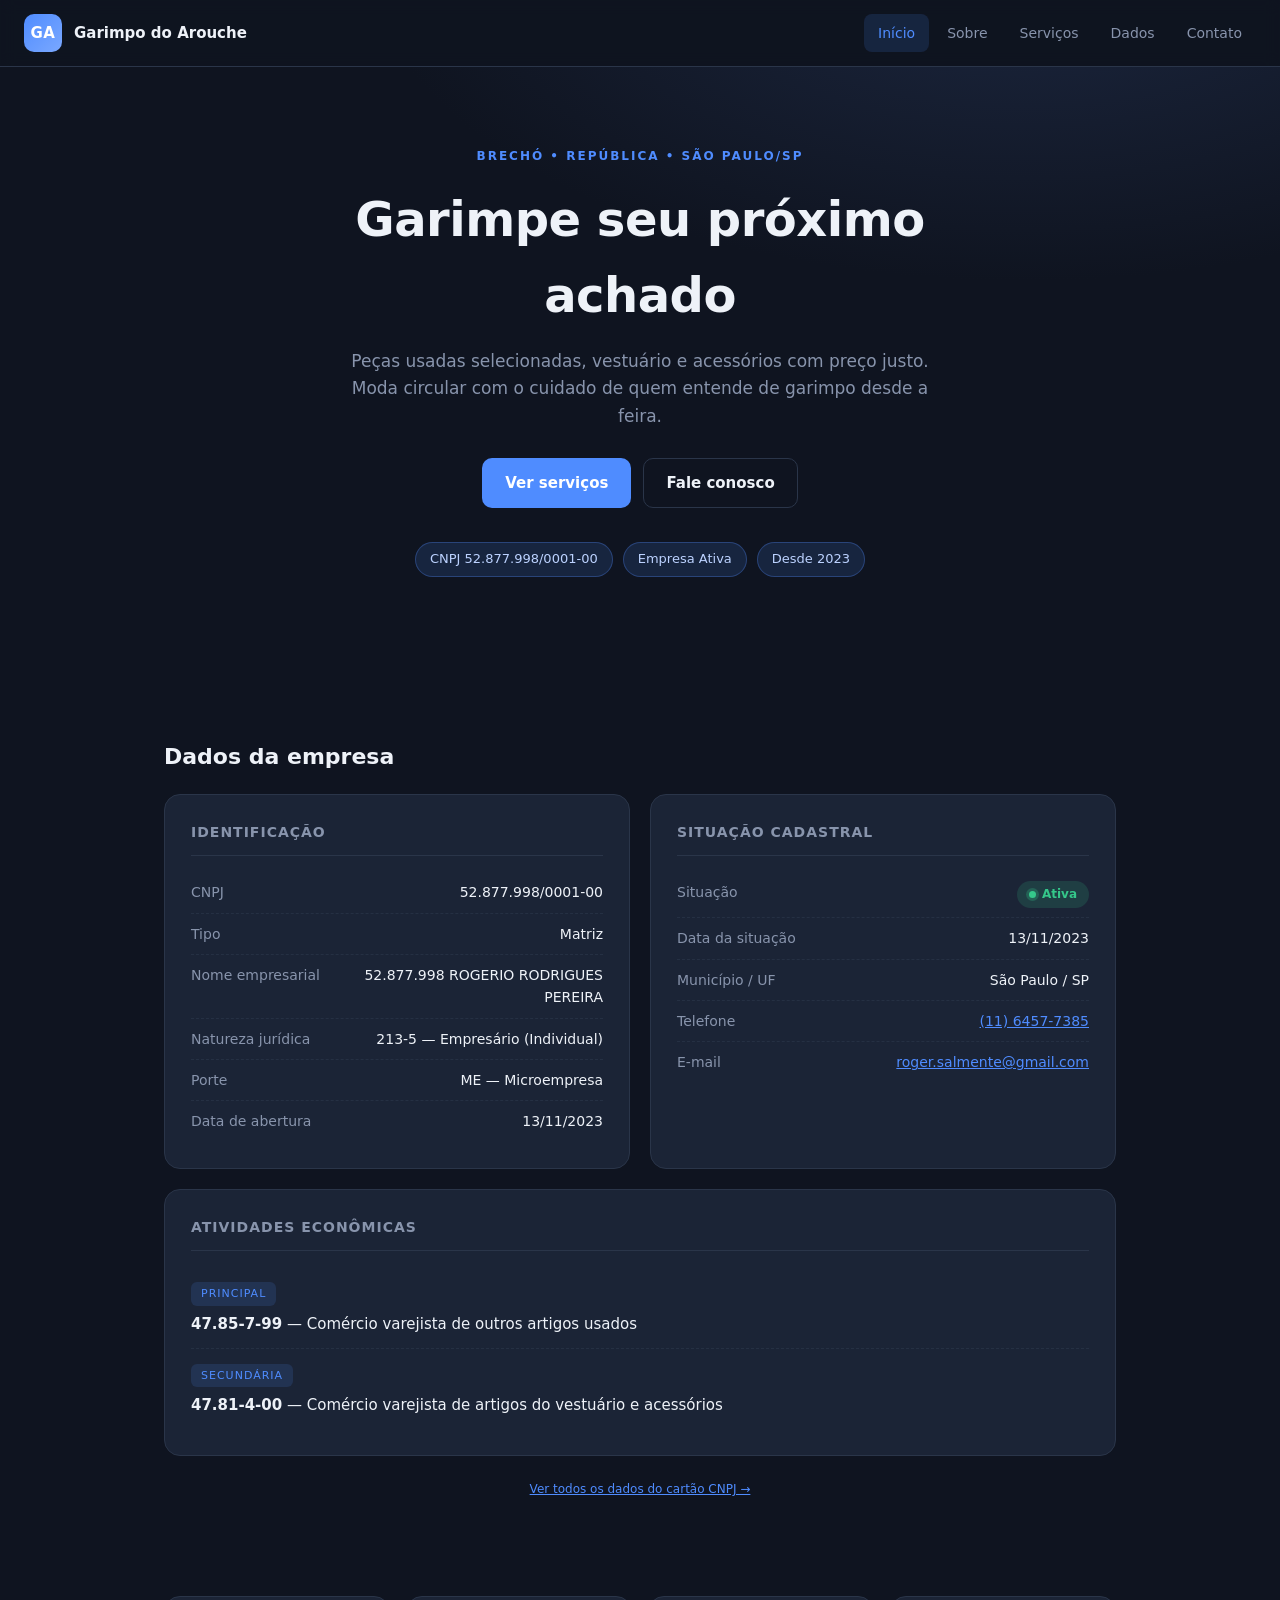
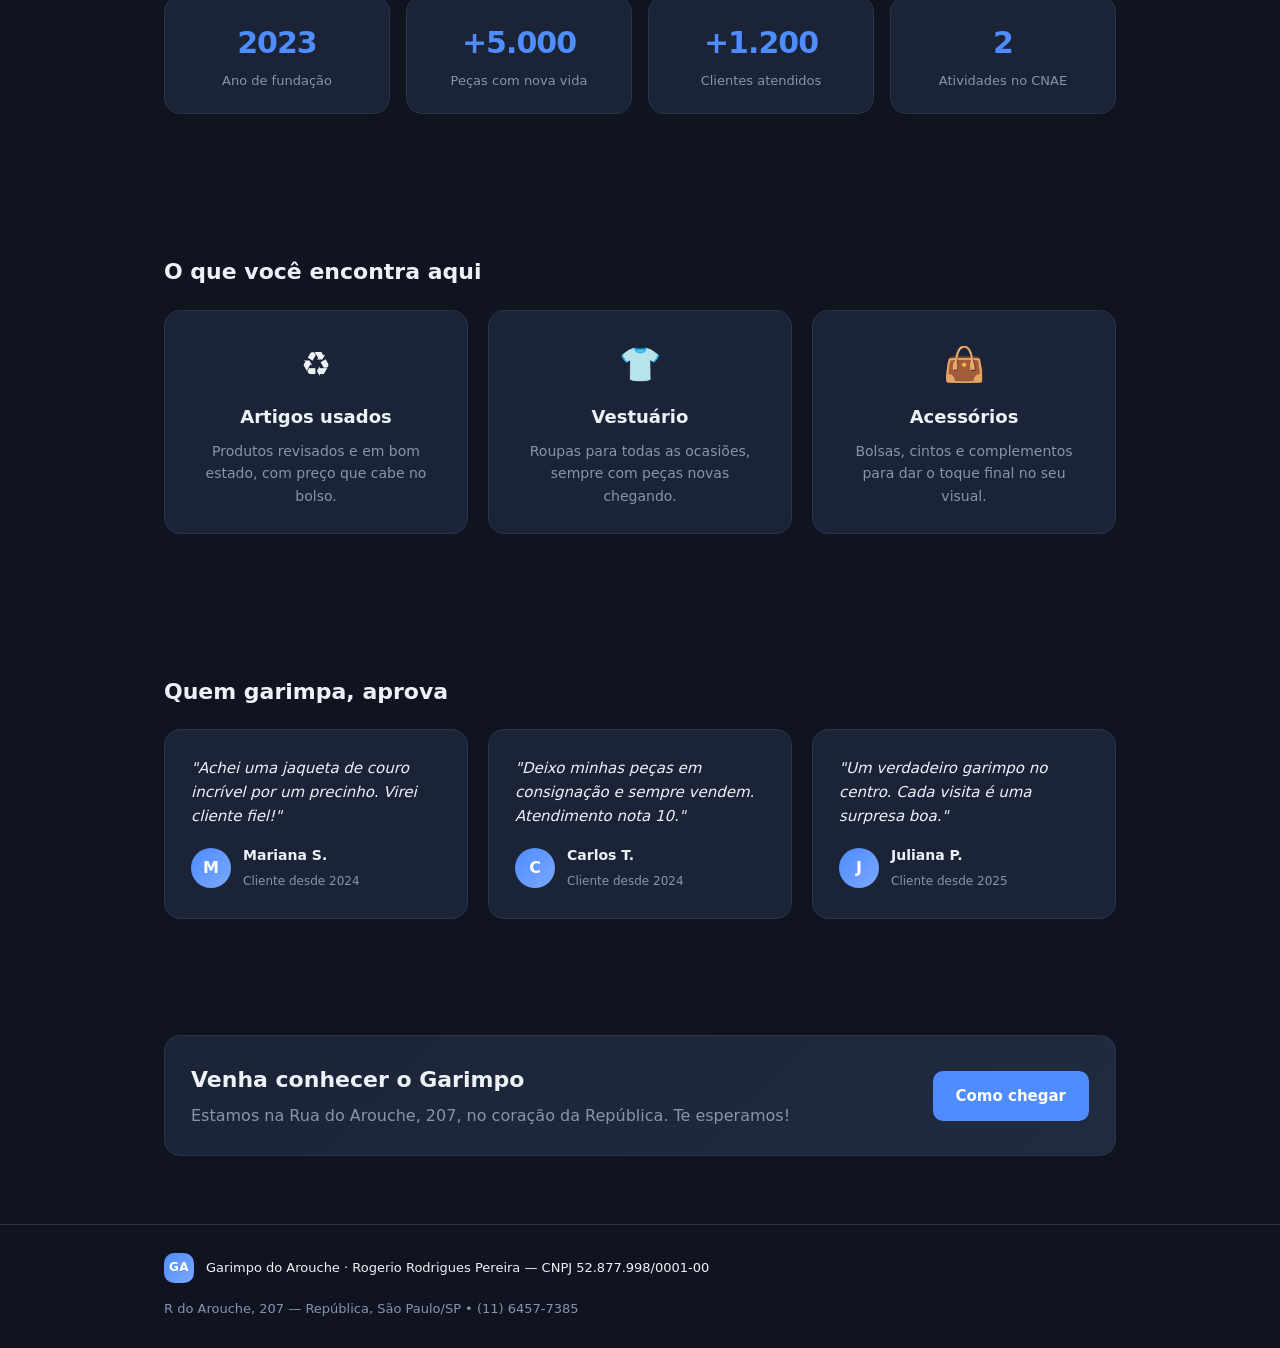
<file: index.html>
<!DOCTYPE html>
<html lang="pt-BR">
<head>
  <meta charset="UTF-8" />
  <meta name="viewport" content="width=device-width, initial-scale=1.0" />
  <meta name="facebook-domain-verification" content="9q46rwt58ex06xfoom8mliax5m9lqq" />
  <title>Início — Garimpo do Arouche</title>
  <link rel="stylesheet" href="/style.css" />
</head>
<body>
  <header class="topbar">
    <a class="brand" href="index.html">
      <span class="brand-mark">GA</span>
      <span class="brand-name">Garimpo do Arouche</span>
    </a>
    <nav class="nav">
      <a href="index.html" class="active">Início</a>
      <a href="sobre.html">Sobre</a>
      <a href="servicos.html">Serviços</a>
      <a href="dados.html">Dados</a>
      <a href="contato.html">Contato</a>
    </nav>
  </header>

  <main>
    <!-- HERO -->
    <section class="hero">
      <div class="wrap">
        <p class="hero-eyebrow">Brechó • República • São Paulo/SP</p>
        <h1>Garimpe seu próximo achado</h1>
        <p class="hero-sub">
          Peças usadas selecionadas, vestuário e acessórios com preço justo.
          Moda circular com o cuidado de quem entende de garimpo desde a feira.
        </p>
        <div class="hero-actions">
          <a href="servicos.html" class="btn btn-primary">Ver serviços</a>
          <a href="contato.html" class="btn btn-ghost">Fale conosco</a>
        </div>
        <div class="hero-tags">
          <span class="tag">CNPJ 52.877.998/0001-00</span>
          <span class="tag">Empresa Ativa</span>
          <span class="tag">Desde 2023</span>
        </div>
      </div>
    </section>

    <!-- DADOS DA EMPRESA -->
    <section class="wrap section">
      <h2 class="section-title">Dados da empresa</h2>
      <div class="grid grid-2">
        <article class="card">
          <h2>Identificação</h2>
          <dl>
            <div class="row"><dt>CNPJ</dt><dd>52.877.998/0001-00</dd></div>
            <div class="row"><dt>Tipo</dt><dd>Matriz</dd></div>
            <div class="row"><dt>Nome empresarial</dt><dd>52.877.998 ROGERIO RODRIGUES PEREIRA</dd></div>
            <div class="row"><dt>Natureza jurídica</dt><dd>213-5 — Empresário (Individual)</dd></div>
            <div class="row"><dt>Porte</dt><dd>ME — Microempresa</dd></div>
            <div class="row"><dt>Data de abertura</dt><dd>13/11/2023</dd></div>
          </dl>
        </article>

        <article class="card">
          <h2>Situação cadastral</h2>
          <dl>
            <div class="row"><dt>Situação</dt><dd><span class="badge badge-active">Ativa</span></dd></div>
            <div class="row"><dt>Data da situação</dt><dd>13/11/2023</dd></div>
            <div class="row"><dt>Município / UF</dt><dd>São Paulo / SP</dd></div>
            <div class="row"><dt>Telefone</dt><dd><a href="tel:+551164577385">(11) 6457-7385</a></dd></div>
            <div class="row"><dt>E-mail</dt><dd><a href="mailto:roger.salmente@gmail.com">roger.salmente@gmail.com</a></dd></div>
          </dl>
        </article>

        <article class="card card-wide">
          <h2>Atividades econômicas</h2>
          <div class="activity">
            <span class="activity-label">Principal</span>
            <p><strong>47.85-7-99</strong> — Comércio varejista de outros artigos usados</p>
          </div>
          <div class="activity">
            <span class="activity-label">Secundária</span>
            <p><strong>47.81-4-00</strong> — Comércio varejista de artigos do vestuário e acessórios</p>
          </div>
        </article>
      </div>
      <p class="disclaimer muted">
        <a href="dados.html">Ver todos os dados do cartão CNPJ →</a>
      </p>
    </section>

    <!-- NÚMEROS -->
    <section class="wrap section">
      <div class="stats">
        <div class="stat"><span class="stat-num">2023</span><span class="stat-label">Ano de fundação</span></div>
        <div class="stat"><span class="stat-num">+5.000</span><span class="stat-label">Peças com nova vida</span></div>
        <div class="stat"><span class="stat-num">+1.200</span><span class="stat-label">Clientes atendidos</span></div>
        <div class="stat"><span class="stat-num">2</span><span class="stat-label">Atividades no CNAE</span></div>
      </div>
    </section>

    <!-- DESTAQUES -->
    <section class="wrap section">
      <h2 class="section-title">O que você encontra aqui</h2>
      <div class="grid grid-3">
        <article class="card feature">
          <span class="feature-icon">♻️</span>
          <h3>Artigos usados</h3>
          <p>Produtos revisados e em bom estado, com preço que cabe no bolso.</p>
        </article>
        <article class="card feature">
          <span class="feature-icon">👕</span>
          <h3>Vestuário</h3>
          <p>Roupas para todas as ocasiões, sempre com peças novas chegando.</p>
        </article>
        <article class="card feature">
          <span class="feature-icon">👜</span>
          <h3>Acessórios</h3>
          <p>Bolsas, cintos e complementos para dar o toque final no seu visual.</p>
        </article>
      </div>
    </section>

    <!-- DEPOIMENTOS -->
    <section class="wrap section">
      <h2 class="section-title">Quem garimpa, aprova</h2>
      <div class="grid grid-3">
        <article class="card testimonial">
          <p>"Achei uma jaqueta de couro incrível por um precinho. Virei cliente fiel!"</p>
          <div class="author"><span class="avatar">M</span><div><strong>Mariana S.</strong><span class="muted">Cliente desde 2024</span></div></div>
        </article>
        <article class="card testimonial">
          <p>"Deixo minhas peças em consignação e sempre vendem. Atendimento nota 10."</p>
          <div class="author"><span class="avatar">C</span><div><strong>Carlos T.</strong><span class="muted">Cliente desde 2024</span></div></div>
        </article>
        <article class="card testimonial">
          <p>"Um verdadeiro garimpo no centro. Cada visita é uma surpresa boa."</p>
          <div class="author"><span class="avatar">J</span><div><strong>Juliana P.</strong><span class="muted">Cliente desde 2025</span></div></div>
        </article>
      </div>
    </section>

    <!-- CTA -->
    <section class="wrap section">
      <div class="card card-cta">
        <div>
          <h2>Venha conhecer o Garimpo</h2>
          <p class="muted">Estamos na Rua do Arouche, 207, no coração da República. Te esperamos!</p>
        </div>
        <a href="contato.html" class="btn btn-primary">Como chegar</a>
      </div>
    </section>
  </main>

  <footer class="foot">
    <div class="wrap foot-inner">
      <div>
        <span class="brand-mark small">GA</span>
        <p>Garimpo do Arouche · Rogerio Rodrigues Pereira — CNPJ 52.877.998/0001-00</p>
      </div>
      <p class="muted">R do Arouche, 207 — República, São Paulo/SP • (11) 6457-7385</p>
    </div>
  </footer>
</body>
</html>
</file>
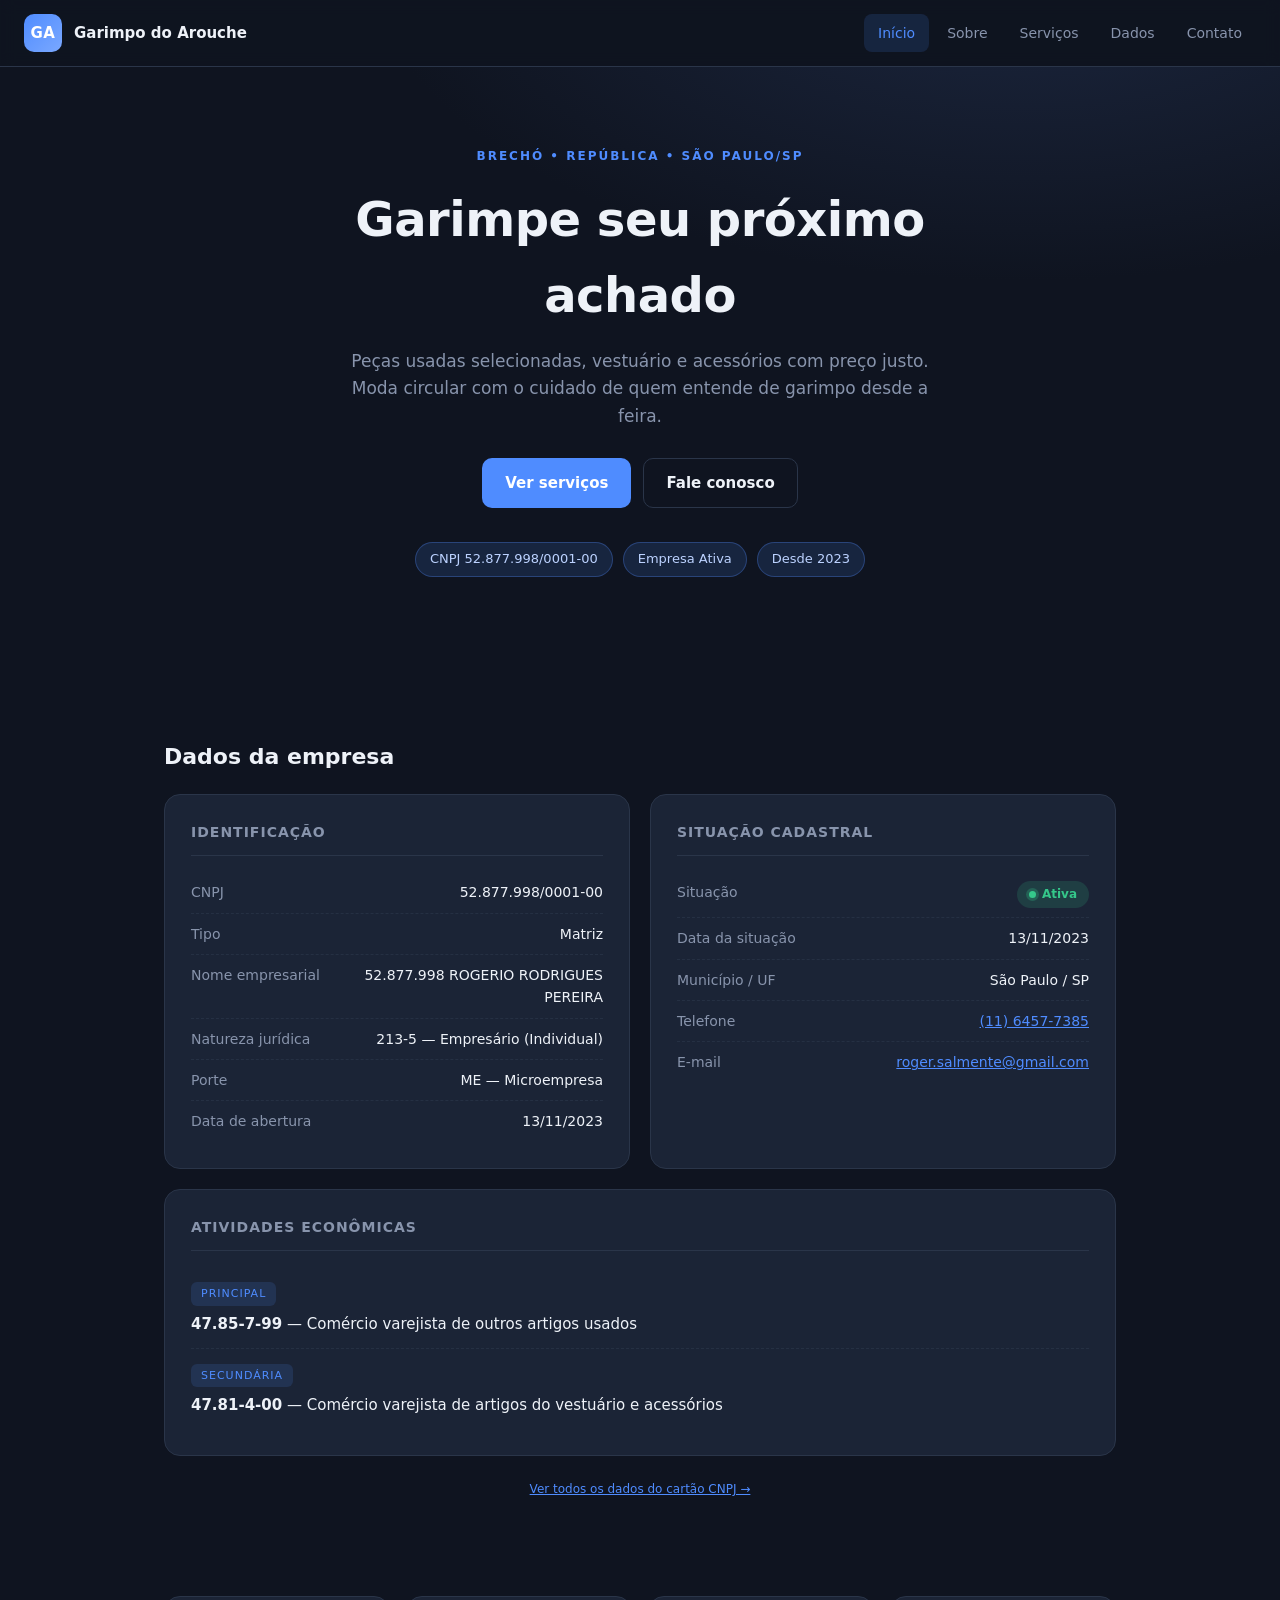
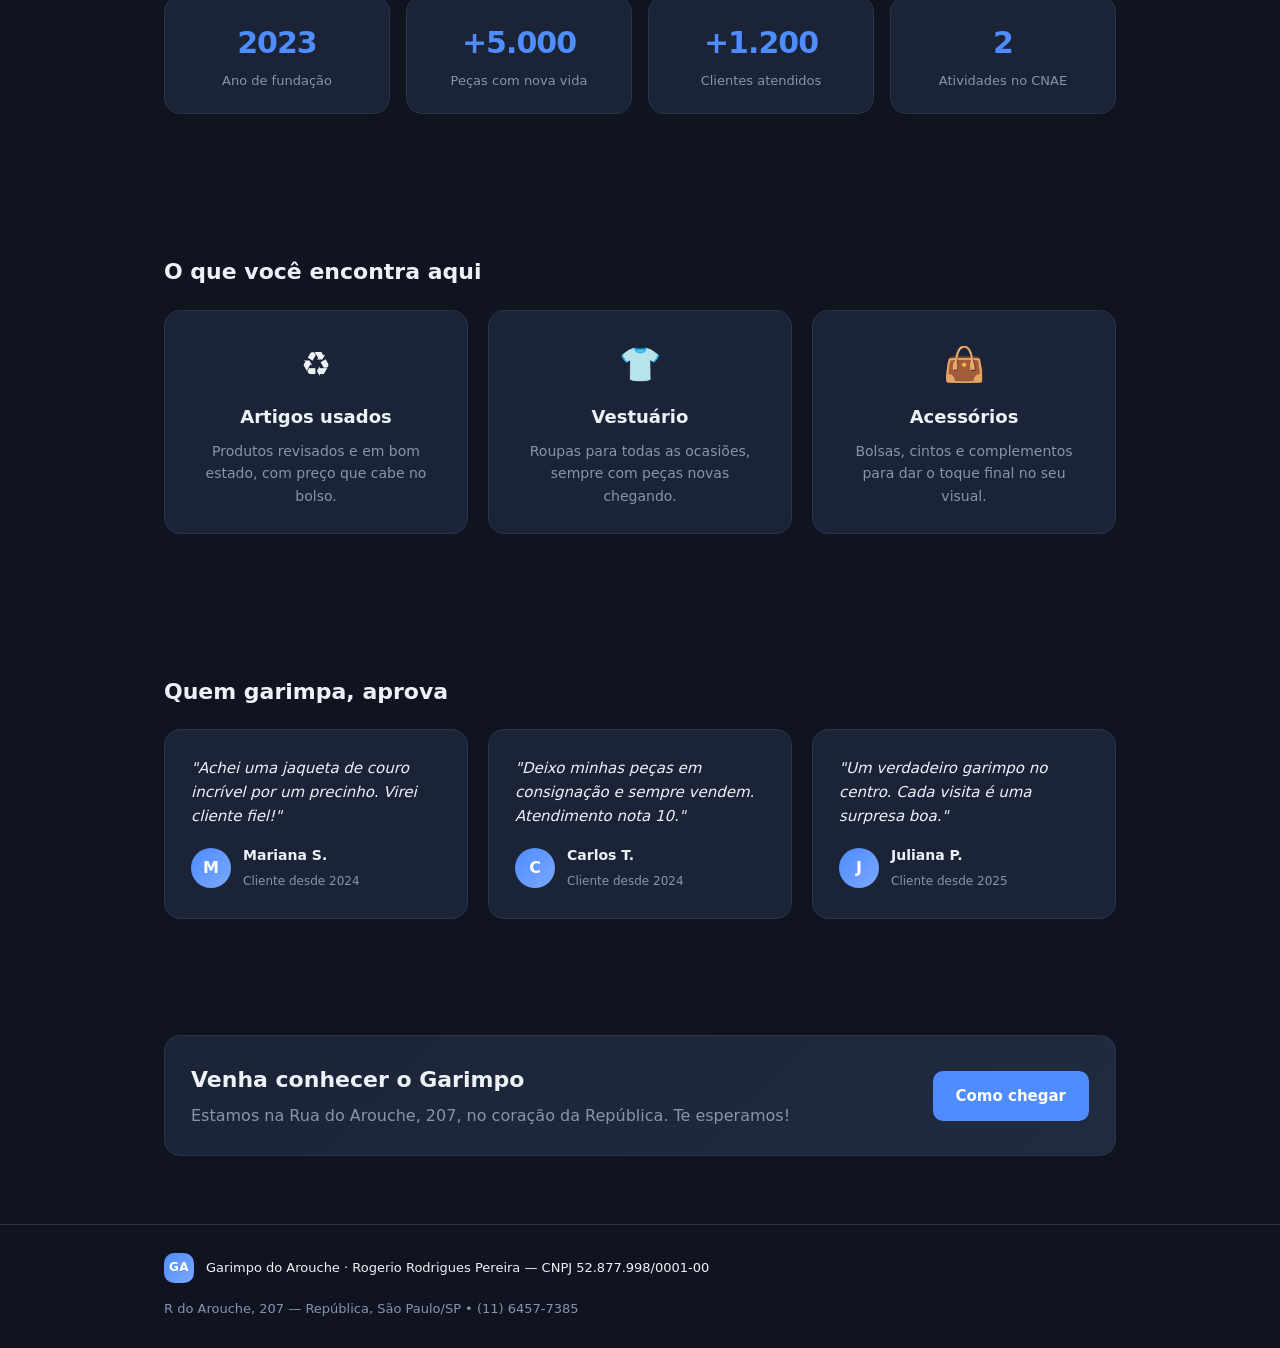
<file: public/index.html>
<!DOCTYPE html>
<html lang="pt-BR">
<head>
  <meta charset="UTF-8" />
  <meta name="viewport" content="width=device-width, initial-scale=1.0" />
  <title>Início — Garimpo do Arouche</title>
  <link rel="stylesheet" href="/style.css" />
</head>
<body>
  <header class="topbar">
    <a class="brand" href="index.html">
      <span class="brand-mark">GA</span>
      <span class="brand-name">Garimpo do Arouche</span>
    </a>
    <nav class="nav">
      <a href="index.html" class="active">Início</a>
      <a href="sobre.html">Sobre</a>
      <a href="servicos.html">Serviços</a>
      <a href="dados.html">Dados</a>
      <a href="contato.html">Contato</a>
    </nav>
  </header>

  <main>
    <!-- HERO -->
    <section class="hero">
      <div class="wrap">
        <p class="hero-eyebrow">Brechó • República • São Paulo/SP</p>
        <h1>Garimpe seu próximo achado</h1>
        <p class="hero-sub">
          Peças usadas selecionadas, vestuário e acessórios com preço justo.
          Moda circular com o cuidado de quem entende de garimpo desde a feira.
        </p>
        <div class="hero-actions">
          <a href="servicos.html" class="btn btn-primary">Ver serviços</a>
          <a href="contato.html" class="btn btn-ghost">Fale conosco</a>
        </div>
        <div class="hero-tags">
          <span class="tag">CNPJ 52.877.998/0001-00</span>
          <span class="tag">Empresa Ativa</span>
          <span class="tag">Desde 2023</span>
        </div>
      </div>
    </section>

    <!-- DADOS DA EMPRESA -->
    <section class="wrap section">
      <h2 class="section-title">Dados da empresa</h2>
      <div class="grid grid-2">
        <article class="card">
          <h2>Identificação</h2>
          <dl>
            <div class="row"><dt>CNPJ</dt><dd>52.877.998/0001-00</dd></div>
            <div class="row"><dt>Tipo</dt><dd>Matriz</dd></div>
            <div class="row"><dt>Nome empresarial</dt><dd>52.877.998 ROGERIO RODRIGUES PEREIRA</dd></div>
            <div class="row"><dt>Natureza jurídica</dt><dd>213-5 — Empresário (Individual)</dd></div>
            <div class="row"><dt>Porte</dt><dd>ME — Microempresa</dd></div>
            <div class="row"><dt>Data de abertura</dt><dd>13/11/2023</dd></div>
          </dl>
        </article>

        <article class="card">
          <h2>Situação cadastral</h2>
          <dl>
            <div class="row"><dt>Situação</dt><dd><span class="badge badge-active">Ativa</span></dd></div>
            <div class="row"><dt>Data da situação</dt><dd>13/11/2023</dd></div>
            <div class="row"><dt>Município / UF</dt><dd>São Paulo / SP</dd></div>
            <div class="row"><dt>Telefone</dt><dd><a href="tel:+551164577385">(11) 6457-7385</a></dd></div>
            <div class="row"><dt>E-mail</dt><dd><a href="mailto:roger.salmente@gmail.com">roger.salmente@gmail.com</a></dd></div>
          </dl>
        </article>

        <article class="card card-wide">
          <h2>Atividades econômicas</h2>
          <div class="activity">
            <span class="activity-label">Principal</span>
            <p><strong>47.85-7-99</strong> — Comércio varejista de outros artigos usados</p>
          </div>
          <div class="activity">
            <span class="activity-label">Secundária</span>
            <p><strong>47.81-4-00</strong> — Comércio varejista de artigos do vestuário e acessórios</p>
          </div>
        </article>
      </div>
      <p class="disclaimer muted">
        <a href="dados.html">Ver todos os dados do cartão CNPJ →</a>
      </p>
    </section>

    <!-- NÚMEROS -->
    <section class="wrap section">
      <div class="stats">
        <div class="stat"><span class="stat-num">2023</span><span class="stat-label">Ano de fundação</span></div>
        <div class="stat"><span class="stat-num">+5.000</span><span class="stat-label">Peças com nova vida</span></div>
        <div class="stat"><span class="stat-num">+1.200</span><span class="stat-label">Clientes atendidos</span></div>
        <div class="stat"><span class="stat-num">2</span><span class="stat-label">Atividades no CNAE</span></div>
      </div>
    </section>

    <!-- DESTAQUES -->
    <section class="wrap section">
      <h2 class="section-title">O que você encontra aqui</h2>
      <div class="grid grid-3">
        <article class="card feature">
          <span class="feature-icon">♻️</span>
          <h3>Artigos usados</h3>
          <p>Produtos revisados e em bom estado, com preço que cabe no bolso.</p>
        </article>
        <article class="card feature">
          <span class="feature-icon">👕</span>
          <h3>Vestuário</h3>
          <p>Roupas para todas as ocasiões, sempre com peças novas chegando.</p>
        </article>
        <article class="card feature">
          <span class="feature-icon">👜</span>
          <h3>Acessórios</h3>
          <p>Bolsas, cintos e complementos para dar o toque final no seu visual.</p>
        </article>
      </div>
    </section>

    <!-- DEPOIMENTOS -->
    <section class="wrap section">
      <h2 class="section-title">Quem garimpa, aprova</h2>
      <div class="grid grid-3">
        <article class="card testimonial">
          <p>"Achei uma jaqueta de couro incrível por um precinho. Virei cliente fiel!"</p>
          <div class="author"><span class="avatar">M</span><div><strong>Mariana S.</strong><span class="muted">Cliente desde 2024</span></div></div>
        </article>
        <article class="card testimonial">
          <p>"Deixo minhas peças em consignação e sempre vendem. Atendimento nota 10."</p>
          <div class="author"><span class="avatar">C</span><div><strong>Carlos T.</strong><span class="muted">Cliente desde 2024</span></div></div>
        </article>
        <article class="card testimonial">
          <p>"Um verdadeiro garimpo no centro. Cada visita é uma surpresa boa."</p>
          <div class="author"><span class="avatar">J</span><div><strong>Juliana P.</strong><span class="muted">Cliente desde 2025</span></div></div>
        </article>
      </div>
    </section>

    <!-- CTA -->
    <section class="wrap section">
      <div class="card card-cta">
        <div>
          <h2>Venha conhecer o Garimpo</h2>
          <p class="muted">Estamos na Rua do Arouche, 207, no coração da República. Te esperamos!</p>
        </div>
        <a href="contato.html" class="btn btn-primary">Como chegar</a>
      </div>
    </section>
  </main>

  <footer class="foot">
    <div class="wrap foot-inner">
      <div>
        <span class="brand-mark small">GA</span>
        <p>Garimpo do Arouche · Rogerio Rodrigues Pereira — CNPJ 52.877.998/0001-00</p>
      </div>
      <p class="muted">R do Arouche, 207 — República, São Paulo/SP • (11) 6457-7385</p>
    </div>
  </footer>
</body>
</html>
</file>
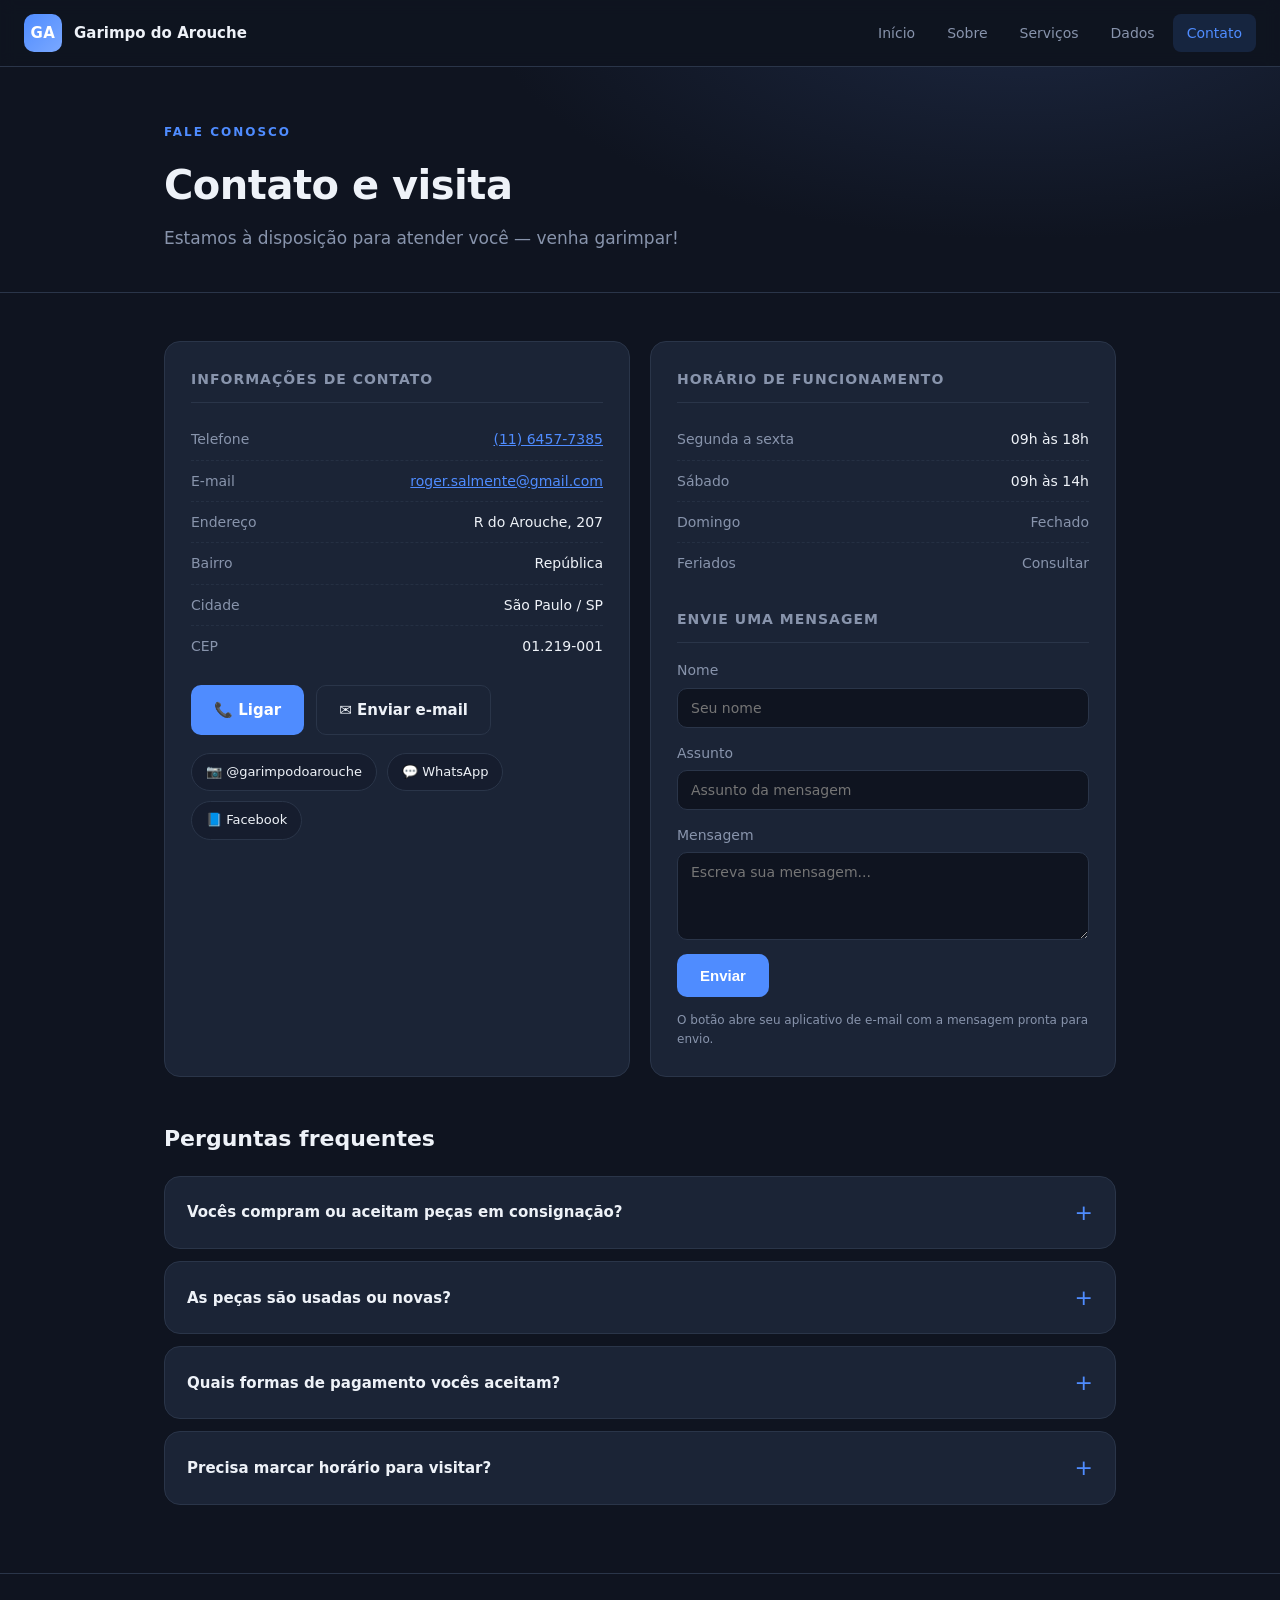
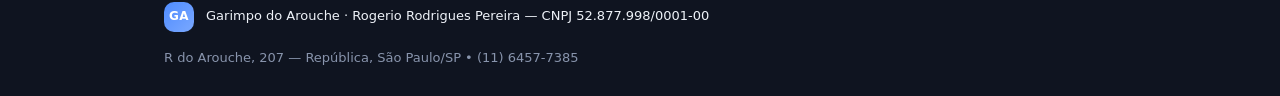
<file: contato.html>
<!DOCTYPE html>
<html lang="pt-BR">
<head>
  <meta charset="UTF-8" />
  <meta name="viewport" content="width=device-width, initial-scale=1.0" />
  <meta name="facebook-domain-verification" content="9q46rwt58ex06xfoom8mliax5m9lqq" />
  <title>Contato — Garimpo do Arouche</title>
  <link rel="stylesheet" href="/style.css" />
</head>
<body>
  <header class="topbar">
    <a class="brand" href="index.html">
      <span class="brand-mark">GA</span>
      <span class="brand-name">Garimpo do Arouche</span>
    </a>
    <nav class="nav">
      <a href="index.html">Início</a>
      <a href="sobre.html">Sobre</a>
      <a href="servicos.html">Serviços</a>
      <a href="dados.html">Dados</a>
      <a href="contato.html" class="active">Contato</a>
    </nav>
  </header>

  <main>
    <section class="page-head">
      <div class="wrap">
        <p class="hero-eyebrow">Fale conosco</p>
        <h1>Contato e visita</h1>
        <p class="hero-sub">Estamos à disposição para atender você — venha garimpar!</p>
      </div>
    </section>

    <section class="wrap section">
      <div class="grid grid-2">
        <article class="card">
          <h2>Informações de contato</h2>
          <dl>
            <div class="row"><dt>Telefone</dt><dd><a href="tel:+551164577385">(11) 6457-7385</a></dd></div>
            <div class="row"><dt>E-mail</dt><dd><a href="mailto:roger.salmente@gmail.com">roger.salmente@gmail.com</a></dd></div>
            <div class="row"><dt>Endereço</dt><dd>R do Arouche, 207</dd></div>
            <div class="row"><dt>Bairro</dt><dd>República</dd></div>
            <div class="row"><dt>Cidade</dt><dd>São Paulo / SP</dd></div>
            <div class="row"><dt>CEP</dt><dd>01.219-001</dd></div>
          </dl>
          <div class="contact-buttons">
            <a href="tel:+551164577385" class="btn btn-primary">📞 Ligar</a>
            <a href="mailto:roger.salmente@gmail.com" class="btn btn-ghost">✉️ Enviar e-mail</a>
          </div>
          <div class="social">
            <a href="#" class="social-link">📷 @garimpodoarouche</a>
            <a href="#" class="social-link">💬 WhatsApp</a>
            <a href="#" class="social-link">📘 Facebook</a>
          </div>
        </article>

        <article class="card">
          <h2>Horário de funcionamento</h2>
          <dl>
            <div class="row"><dt>Segunda a sexta</dt><dd>09h às 18h</dd></div>
            <div class="row"><dt>Sábado</dt><dd>09h às 14h</dd></div>
            <div class="row"><dt>Domingo</dt><dd class="muted">Fechado</dd></div>
            <div class="row"><dt>Feriados</dt><dd class="muted">Consultar</dd></div>
          </dl>
          <h2 style="margin-top:24px">Envie uma mensagem</h2>
          <form class="form" onsubmit="return montarEmail(event)">
            <label>
              Nome
              <input type="text" id="nome" placeholder="Seu nome" required />
            </label>
            <label>
              Assunto
              <input type="text" id="assunto" placeholder="Assunto da mensagem" required />
            </label>
            <label>
              Mensagem
              <textarea id="mensagem" rows="4" placeholder="Escreva sua mensagem..." required></textarea>
            </label>
            <button type="submit" class="btn btn-primary">Enviar</button>
            <p class="form-note muted">
              O botão abre seu aplicativo de e-mail com a mensagem pronta para envio.
            </p>
          </form>
        </article>
      </div>

      <!-- FAQ -->
      <h2 class="section-title">Perguntas frequentes</h2>
      <div class="faq">
        <details class="card">
          <summary>Vocês compram ou aceitam peças em consignação?</summary>
          <p class="muted">Sim! Você pode deixar suas peças em bom estado para venda em consignação. Passe na loja ou fale conosco para combinar os detalhes.</p>
        </details>
        <details class="card">
          <summary>As peças são usadas ou novas?</summary>
          <p class="muted">Trabalhamos principalmente com artigos usados selecionados e revisados, mas volta e meia aparecem peças novas ou seminovas no acervo.</p>
        </details>
        <details class="card">
          <summary>Quais formas de pagamento vocês aceitam?</summary>
          <p class="muted">Aceitamos dinheiro, cartões de débito e crédito e Pix. Fale conosco para condições de parcelamento.</p>
        </details>
        <details class="card">
          <summary>Precisa marcar horário para visitar?</summary>
          <p class="muted">Não! É só passar dentro do nosso horário de funcionamento. Será um prazer receber você.</p>
        </details>
      </div>
    </section>
  </main>

  <footer class="foot">
    <div class="wrap foot-inner">
      <div>
        <span class="brand-mark small">GA</span>
        <p>Garimpo do Arouche · Rogerio Rodrigues Pereira — CNPJ 52.877.998/0001-00</p>
      </div>
      <p class="muted">R do Arouche, 207 — República, São Paulo/SP • (11) 6457-7385</p>
    </div>
  </footer>

  <script>
    function montarEmail(e) {
      e.preventDefault();
      var nome = document.getElementById("nome").value;
      var assunto = document.getElementById("assunto").value;
      var mensagem = document.getElementById("mensagem").value;
      var corpo = "Nome: " + nome + "%0D%0A%0D%0A" + encodeURIComponent(mensagem);
      window.location.href =
        "mailto:roger.salmente@gmail.com?subject=" +
        encodeURIComponent(assunto) +
        "&body=" + corpo;
      return false;
    }
  </script>
</body>
</html>
</file>
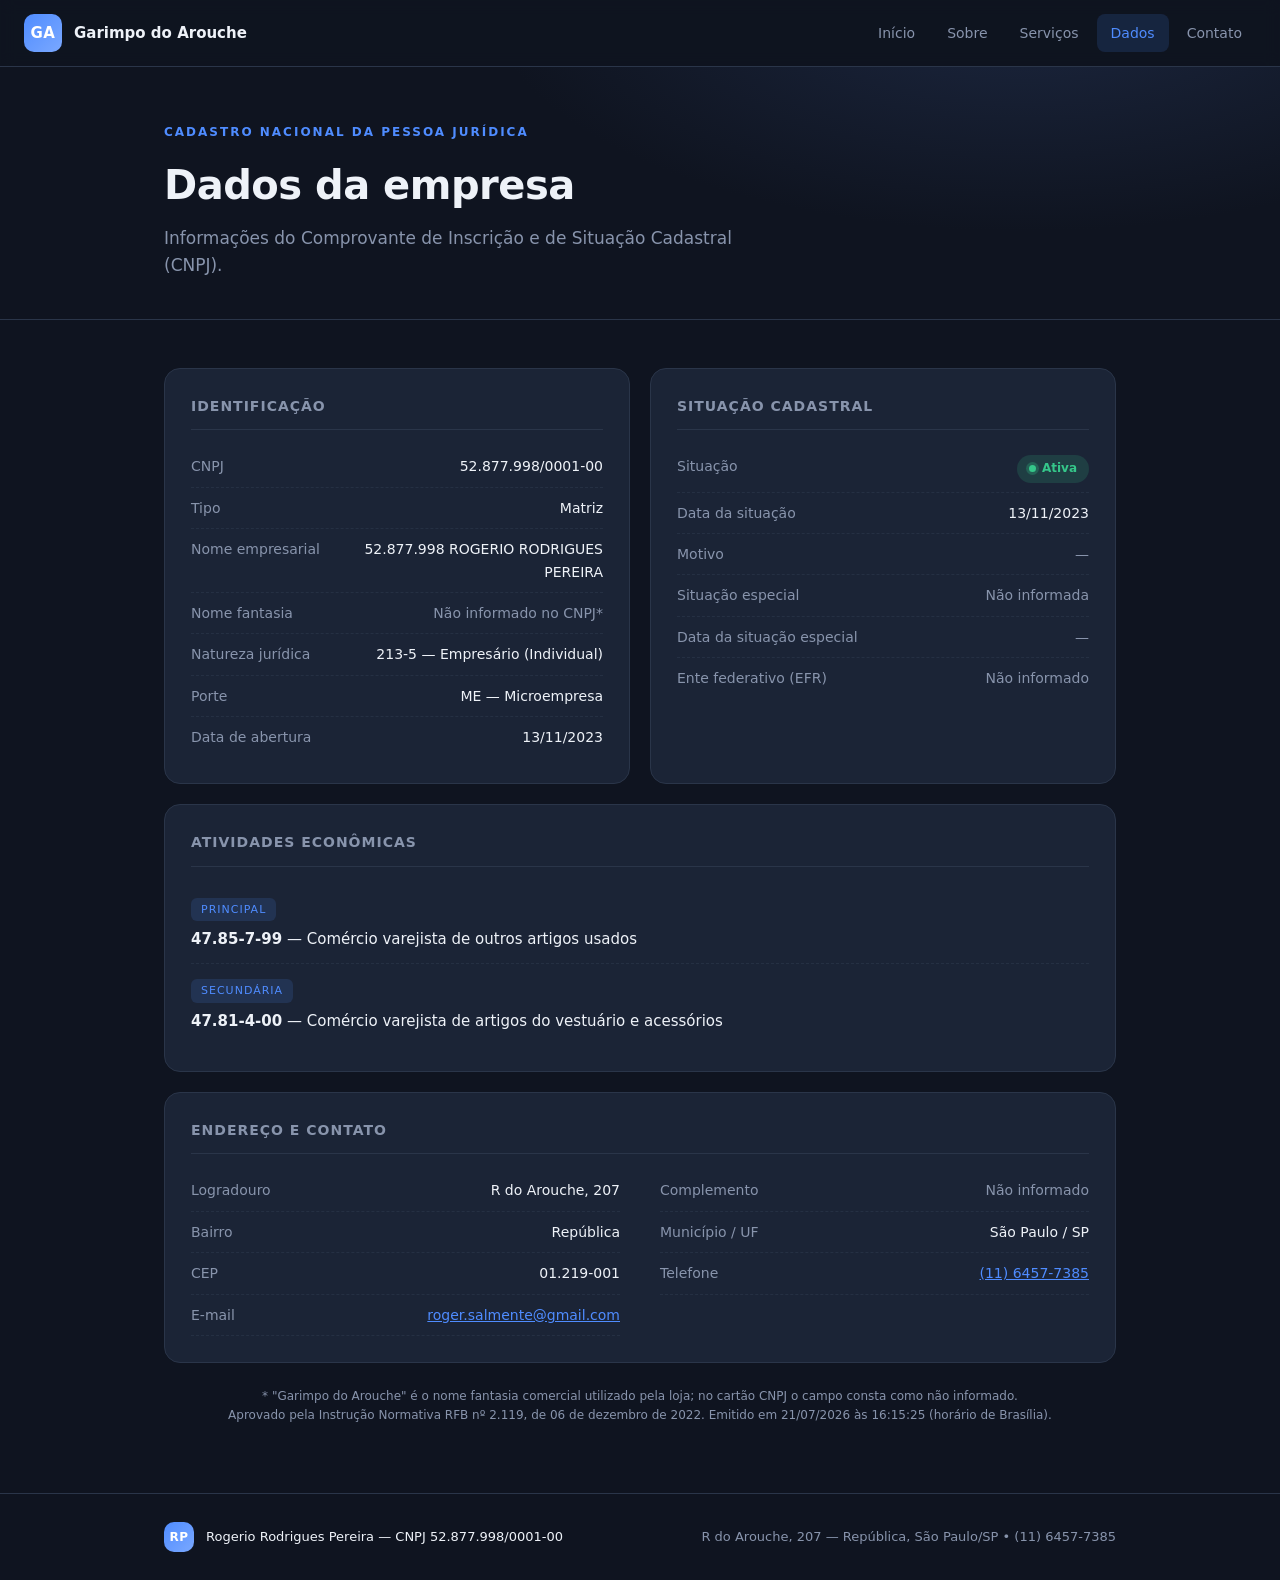
<file: dados.html>
<!DOCTYPE html>
<html lang="pt-BR">
<head>
  <meta charset="UTF-8" />
  <meta name="viewport" content="width=device-width, initial-scale=1.0" />
  <meta name="facebook-domain-verification" content="9q46rwt58ex06xfoom8mliax5m9lqq" />
  <title>Dados — Garimpo do Arouche</title>
  <link rel="stylesheet" href="/style.css" />
</head>
<body>
  <header class="topbar">
    <a class="brand" href="index.html">
      <span class="brand-mark">GA</span>
      <span class="brand-name">Garimpo do Arouche</span>
    </a>
    <nav class="nav">
      <a href="index.html">Início</a>
      <a href="sobre.html">Sobre</a>
      <a href="servicos.html">Serviços</a>
      <a href="dados.html" class="active">Dados</a>
      <a href="contato.html">Contato</a>
    </nav>
  </header>

  <main>
    <section class="page-head">
      <div class="wrap">
        <p class="hero-eyebrow">Cadastro Nacional da Pessoa Jurídica</p>
        <h1>Dados da empresa</h1>
        <p class="hero-sub">
          Informações do Comprovante de Inscrição e de Situação Cadastral (CNPJ).
        </p>
      </div>
    </section>

    <section class="wrap section">
      <div class="grid grid-2">
        <article class="card">
          <h2>Identificação</h2>
          <dl>
            <div class="row"><dt>CNPJ</dt><dd>52.877.998/0001-00</dd></div>
            <div class="row"><dt>Tipo</dt><dd>Matriz</dd></div>
            <div class="row"><dt>Nome empresarial</dt><dd>52.877.998 ROGERIO RODRIGUES PEREIRA</dd></div>
            <div class="row"><dt>Nome fantasia</dt><dd class="muted">Não informado no CNPJ*</dd></div>
            <div class="row"><dt>Natureza jurídica</dt><dd>213-5 — Empresário (Individual)</dd></div>
            <div class="row"><dt>Porte</dt><dd>ME — Microempresa</dd></div>
            <div class="row"><dt>Data de abertura</dt><dd>13/11/2023</dd></div>
          </dl>
        </article>

        <article class="card">
          <h2>Situação cadastral</h2>
          <dl>
            <div class="row"><dt>Situação</dt><dd><span class="badge badge-active">Ativa</span></dd></div>
            <div class="row"><dt>Data da situação</dt><dd>13/11/2023</dd></div>
            <div class="row"><dt>Motivo</dt><dd class="muted">—</dd></div>
            <div class="row"><dt>Situação especial</dt><dd class="muted">Não informada</dd></div>
            <div class="row"><dt>Data da situação especial</dt><dd class="muted">—</dd></div>
            <div class="row"><dt>Ente federativo (EFR)</dt><dd class="muted">Não informado</dd></div>
          </dl>
        </article>

        <article class="card card-wide">
          <h2>Atividades econômicas</h2>
          <div class="activity">
            <span class="activity-label">Principal</span>
            <p><strong>47.85-7-99</strong> — Comércio varejista de outros artigos usados</p>
          </div>
          <div class="activity">
            <span class="activity-label">Secundária</span>
            <p><strong>47.81-4-00</strong> — Comércio varejista de artigos do vestuário e acessórios</p>
          </div>
        </article>

        <article class="card card-wide">
          <h2>Endereço e contato</h2>
          <div class="contact-grid">
            <div class="row"><dt>Logradouro</dt><dd>R do Arouche, 207</dd></div>
            <div class="row"><dt>Complemento</dt><dd class="muted">Não informado</dd></div>
            <div class="row"><dt>Bairro</dt><dd>República</dd></div>
            <div class="row"><dt>Município / UF</dt><dd>São Paulo / SP</dd></div>
            <div class="row"><dt>CEP</dt><dd>01.219-001</dd></div>
            <div class="row"><dt>Telefone</dt><dd><a href="tel:+551164577385">(11) 6457-7385</a></dd></div>
            <div class="row"><dt>E-mail</dt><dd><a href="mailto:roger.salmente@gmail.com">roger.salmente@gmail.com</a></dd></div>
          </div>
        </article>
      </div>

      <p class="disclaimer muted">
        * "Garimpo do Arouche" é o nome fantasia comercial utilizado pela loja; no
        cartão CNPJ o campo consta como não informado.<br />
        Aprovado pela Instrução Normativa RFB nº 2.119, de 06 de dezembro de 2022.
        Emitido em 21/07/2026 às 16:15:25 (horário de Brasília).
      </p>
    </section>
  </main>

  <footer class="foot">
    <div class="wrap foot-inner">
      <div>
        <span class="brand-mark small">RP</span>
        <p>Rogerio Rodrigues Pereira — CNPJ 52.877.998/0001-00</p>
      </div>
      <p class="muted">R do Arouche, 207 — República, São Paulo/SP • (11) 6457-7385</p>
    </div>
  </footer>
</body>
</html>
</file>
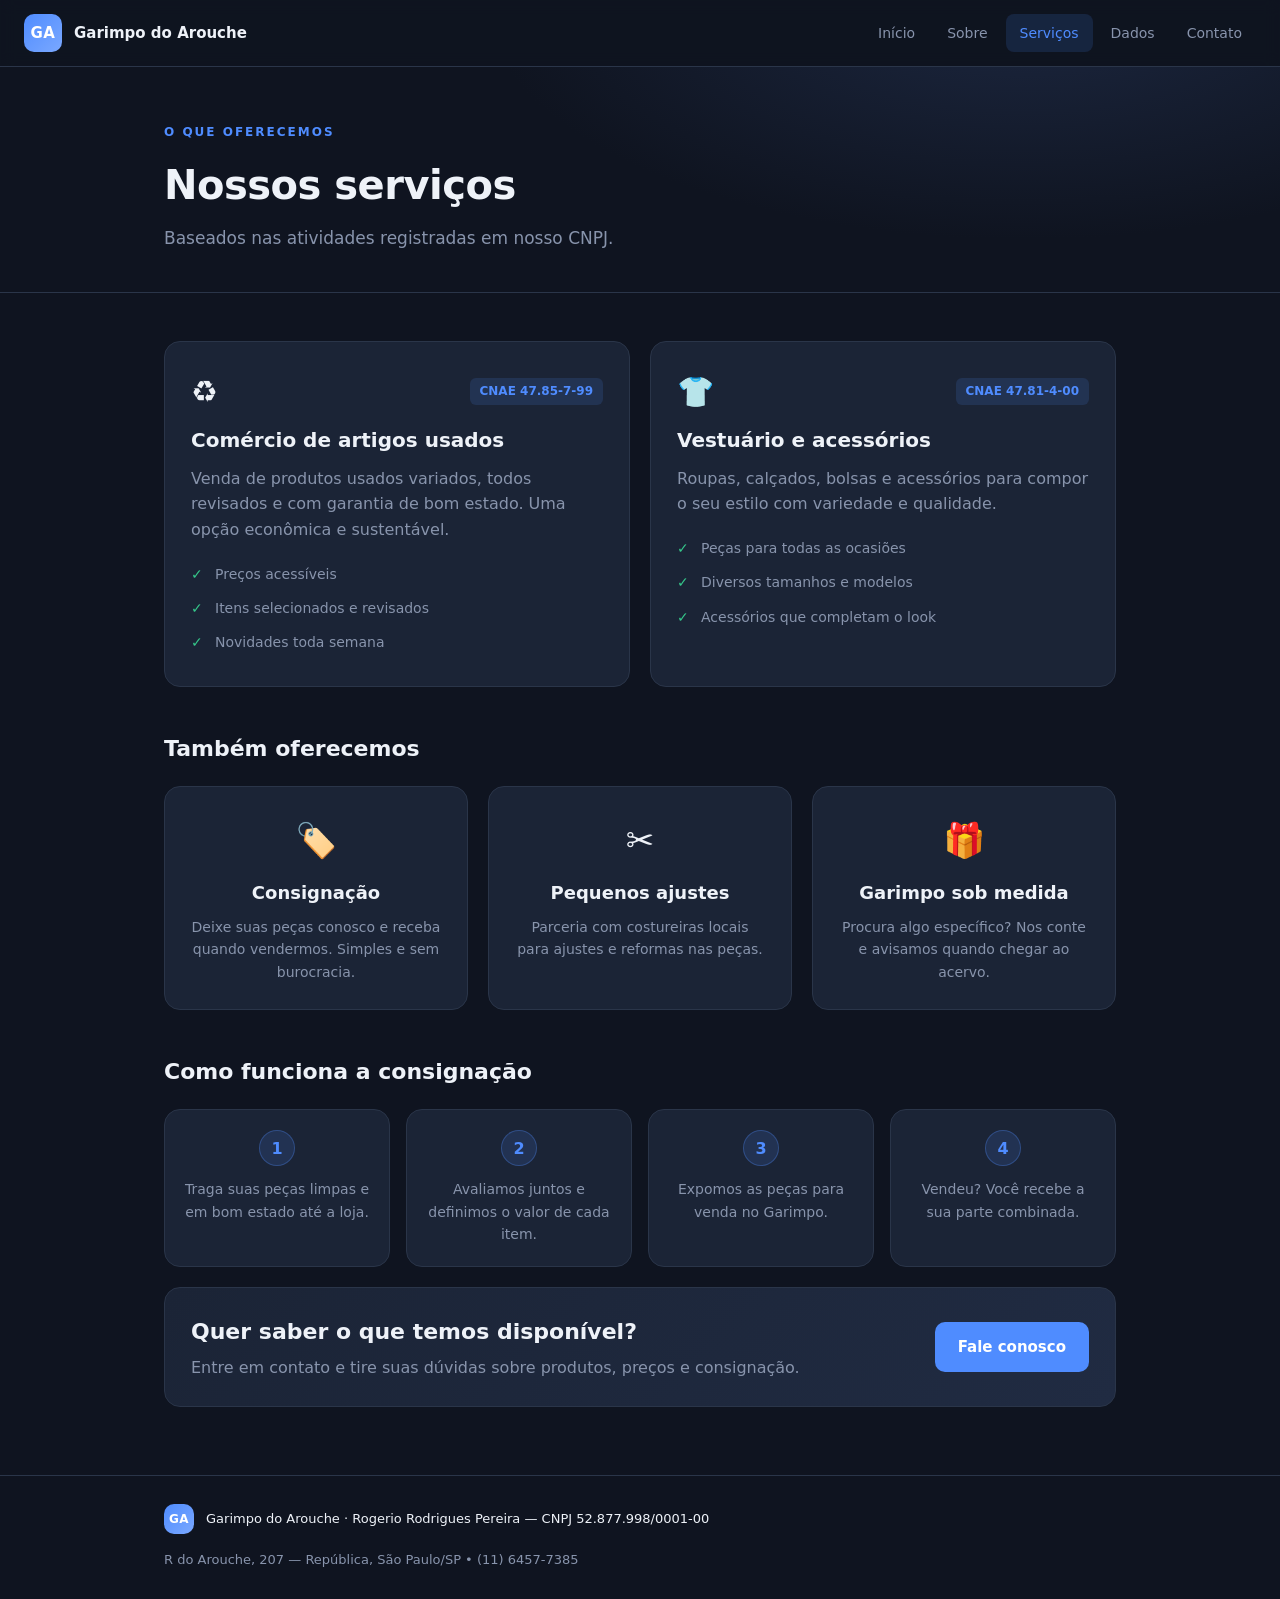
<file: servicos.html>
<!DOCTYPE html>
<html lang="pt-BR">
<head>
  <meta charset="UTF-8" />
  <meta name="viewport" content="width=device-width, initial-scale=1.0" />
  <meta name="facebook-domain-verification" content="9q46rwt58ex06xfoom8mliax5m9lqq" />
  <title>Serviços — Garimpo do Arouche</title>
  <link rel="stylesheet" href="/style.css" />
</head>
<body>
  <header class="topbar">
    <a class="brand" href="index.html">
      <span class="brand-mark">GA</span>
      <span class="brand-name">Garimpo do Arouche</span>
    </a>
    <nav class="nav">
      <a href="index.html">Início</a>
      <a href="sobre.html">Sobre</a>
      <a href="servicos.html" class="active">Serviços</a>
      <a href="dados.html">Dados</a>
      <a href="contato.html">Contato</a>
    </nav>
  </header>

  <main>
    <section class="page-head">
      <div class="wrap">
        <p class="hero-eyebrow">O que oferecemos</p>
        <h1>Nossos serviços</h1>
        <p class="hero-sub">Baseados nas atividades registradas em nosso CNPJ.</p>
      </div>
    </section>

    <section class="wrap section">
      <div class="grid grid-2">
        <article class="card service">
          <div class="service-head">
            <span class="feature-icon">♻️</span>
            <span class="cnae">CNAE 47.85-7-99</span>
          </div>
          <h3>Comércio de artigos usados</h3>
          <p class="muted">
            Venda de produtos usados variados, todos revisados e com garantia de
            bom estado. Uma opção econômica e sustentável.
          </p>
          <ul class="list">
            <li>Preços acessíveis</li>
            <li>Itens selecionados e revisados</li>
            <li>Novidades toda semana</li>
          </ul>
        </article>

        <article class="card service">
          <div class="service-head">
            <span class="feature-icon">👕</span>
            <span class="cnae">CNAE 47.81-4-00</span>
          </div>
          <h3>Vestuário e acessórios</h3>
          <p class="muted">
            Roupas, calçados, bolsas e acessórios para compor o seu estilo com
            variedade e qualidade.
          </p>
          <ul class="list">
            <li>Peças para todas as ocasiões</li>
            <li>Diversos tamanhos e modelos</li>
            <li>Acessórios que completam o look</li>
          </ul>
        </article>
      </div>

      <!-- SERVIÇOS EXTRAS -->
      <h2 class="section-title">Também oferecemos</h2>
      <div class="grid grid-3">
        <article class="card feature">
          <span class="feature-icon">🏷️</span>
          <h3>Consignação</h3>
          <p>Deixe suas peças conosco e receba quando vendermos. Simples e sem burocracia.</p>
        </article>
        <article class="card feature">
          <span class="feature-icon">✂️</span>
          <h3>Pequenos ajustes</h3>
          <p>Parceria com costureiras locais para ajustes e reformas nas peças.</p>
        </article>
        <article class="card feature">
          <span class="feature-icon">🎁</span>
          <h3>Garimpo sob medida</h3>
          <p>Procura algo específico? Nos conte e avisamos quando chegar ao acervo.</p>
        </article>
      </div>

      <!-- COMO FUNCIONA -->
      <h2 class="section-title">Como funciona a consignação</h2>
      <div class="steps">
        <div class="step"><span class="step-num">1</span><p>Traga suas peças limpas e em bom estado até a loja.</p></div>
        <div class="step"><span class="step-num">2</span><p>Avaliamos juntos e definimos o valor de cada item.</p></div>
        <div class="step"><span class="step-num">3</span><p>Expomos as peças para venda no Garimpo.</p></div>
        <div class="step"><span class="step-num">4</span><p>Vendeu? Você recebe a sua parte combinada.</p></div>
      </div>

      <div class="card card-cta">
        <div>
          <h2>Quer saber o que temos disponível?</h2>
          <p class="muted">Entre em contato e tire suas dúvidas sobre produtos, preços e consignação.</p>
        </div>
        <a href="contato.html" class="btn btn-primary">Fale conosco</a>
      </div>
    </section>
  </main>

  <footer class="foot">
    <div class="wrap foot-inner">
      <div>
        <span class="brand-mark small">GA</span>
        <p>Garimpo do Arouche · Rogerio Rodrigues Pereira — CNPJ 52.877.998/0001-00</p>
      </div>
      <p class="muted">R do Arouche, 207 — República, São Paulo/SP • (11) 6457-7385</p>
    </div>
  </footer>
</body>
</html>
</file>
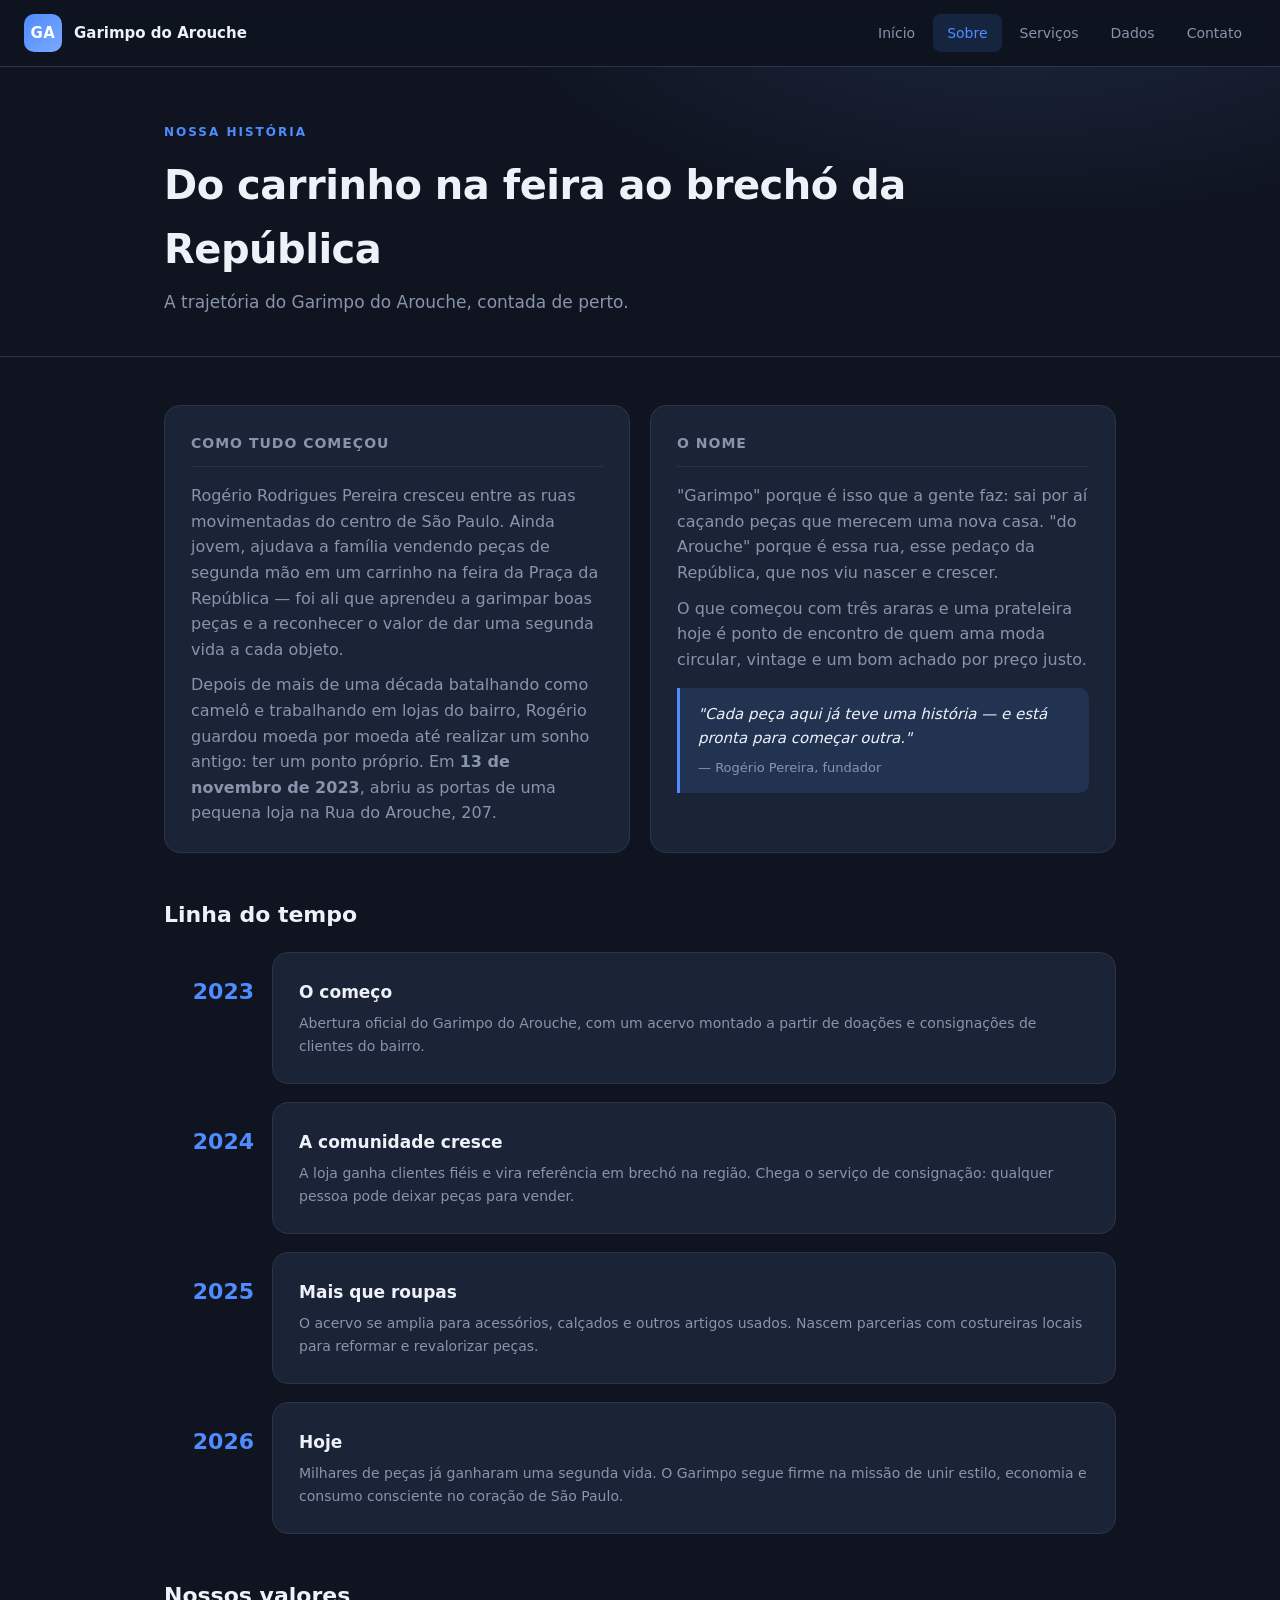
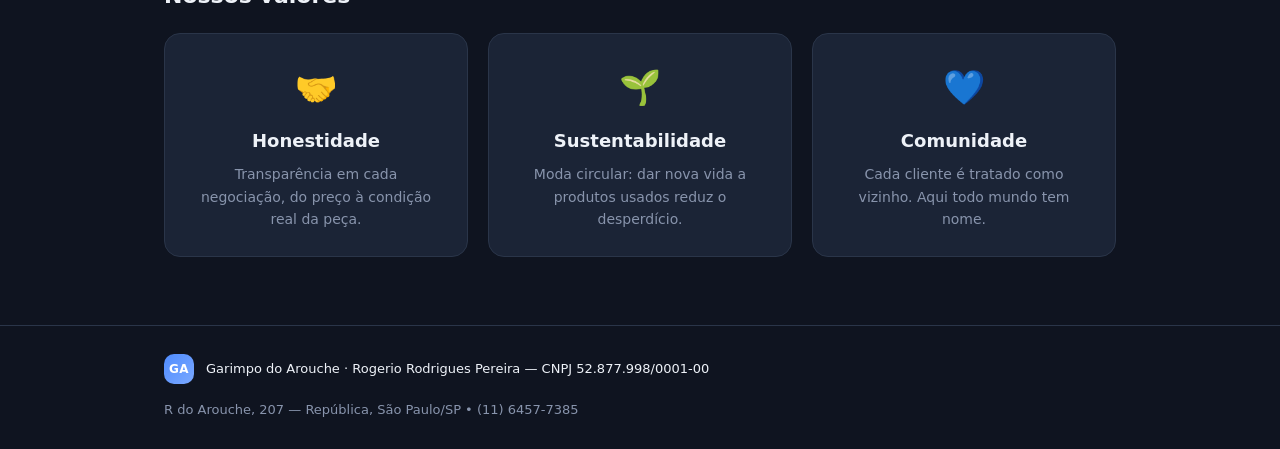
<file: sobre.html>
<!DOCTYPE html>
<html lang="pt-BR">
<head>
  <meta charset="UTF-8" />
  <meta name="viewport" content="width=device-width, initial-scale=1.0" />
  <meta name="facebook-domain-verification" content="9q46rwt58ex06xfoom8mliax5m9lqq" />
  <title>Sobre — Garimpo do Arouche</title>
  <link rel="stylesheet" href="/style.css" />
</head>
<body>
  <header class="topbar">
    <a class="brand" href="index.html">
      <span class="brand-mark">GA</span>
      <span class="brand-name">Garimpo do Arouche</span>
    </a>
    <nav class="nav">
      <a href="index.html">Início</a>
      <a href="sobre.html" class="active">Sobre</a>
      <a href="servicos.html">Serviços</a>
      <a href="dados.html">Dados</a>
      <a href="contato.html">Contato</a>
    </nav>
  </header>

  <main>
    <section class="page-head">
      <div class="wrap">
        <p class="hero-eyebrow">Nossa história</p>
        <h1>Do carrinho na feira ao brechó da República</h1>
        <p class="hero-sub">A trajetória do Garimpo do Arouche, contada de perto.</p>
      </div>
    </section>

    <section class="wrap section">
      <!-- HISTÓRIA -->
      <div class="grid grid-2">
        <article class="card">
          <h2>Como tudo começou</h2>
          <p class="muted">
            Rogério Rodrigues Pereira cresceu entre as ruas movimentadas do centro
            de São Paulo. Ainda jovem, ajudava a família vendendo peças de segunda
            mão em um carrinho na feira da Praça da República — foi ali que aprendeu
            a garimpar boas peças e a reconhecer o valor de dar uma segunda vida a
            cada objeto.
          </p>
          <p class="muted">
            Depois de mais de uma década batalhando como camelô e trabalhando em
            lojas do bairro, Rogério guardou moeda por moeda até realizar um sonho
            antigo: ter um ponto próprio. Em <strong>13 de novembro de 2023</strong>,
            abriu as portas de uma pequena loja na Rua do Arouche, 207.
          </p>
        </article>

        <article class="card">
          <h2>O nome</h2>
          <p class="muted">
            "Garimpo" porque é isso que a gente faz: sai por aí caçando peças que
            merecem uma nova casa. "do Arouche" porque é essa rua, esse pedaço da
            República, que nos viu nascer e crescer.
          </p>
          <p class="muted">
            O que começou com três araras e uma prateleira hoje é ponto de encontro
            de quem ama moda circular, vintage e um bom achado por preço justo.
          </p>
          <blockquote class="quote">
            "Cada peça aqui já teve uma história — e está pronta para começar outra."
            <cite>— Rogério Pereira, fundador</cite>
          </blockquote>
        </article>
      </div>

      <!-- LINHA DO TEMPO -->
      <h2 class="section-title">Linha do tempo</h2>
      <div class="timeline">
        <div class="tl-item">
          <span class="tl-year">2023</span>
          <div class="card">
            <h3>O começo</h3>
            <p class="muted">Abertura oficial do Garimpo do Arouche, com um acervo montado a partir de doações e consignações de clientes do bairro.</p>
          </div>
        </div>
        <div class="tl-item">
          <span class="tl-year">2024</span>
          <div class="card">
            <h3>A comunidade cresce</h3>
            <p class="muted">A loja ganha clientes fiéis e vira referência em brechó na região. Chega o serviço de consignação: qualquer pessoa pode deixar peças para vender.</p>
          </div>
        </div>
        <div class="tl-item">
          <span class="tl-year">2025</span>
          <div class="card">
            <h3>Mais que roupas</h3>
            <p class="muted">O acervo se amplia para acessórios, calçados e outros artigos usados. Nascem parcerias com costureiras locais para reformar e revalorizar peças.</p>
          </div>
        </div>
        <div class="tl-item">
          <span class="tl-year">2026</span>
          <div class="card">
            <h3>Hoje</h3>
            <p class="muted">Milhares de peças já ganharam uma segunda vida. O Garimpo segue firme na missão de unir estilo, economia e consumo consciente no coração de São Paulo.</p>
          </div>
        </div>
      </div>

      <!-- VALORES -->
      <h2 class="section-title">Nossos valores</h2>
      <div class="grid grid-3">
        <article class="card feature">
          <span class="feature-icon">🤝</span>
          <h3>Honestidade</h3>
          <p>Transparência em cada negociação, do preço à condição real da peça.</p>
        </article>
        <article class="card feature">
          <span class="feature-icon">🌱</span>
          <h3>Sustentabilidade</h3>
          <p>Moda circular: dar nova vida a produtos usados reduz o desperdício.</p>
        </article>
        <article class="card feature">
          <span class="feature-icon">💙</span>
          <h3>Comunidade</h3>
          <p>Cada cliente é tratado como vizinho. Aqui todo mundo tem nome.</p>
        </article>
      </div>
    </section>
  </main>

  <footer class="foot">
    <div class="wrap foot-inner">
      <div>
        <span class="brand-mark small">GA</span>
        <p>Garimpo do Arouche · Rogerio Rodrigues Pereira — CNPJ 52.877.998/0001-00</p>
      </div>
      <p class="muted">R do Arouche, 207 — República, São Paulo/SP • (11) 6457-7385</p>
    </div>
  </footer>
</body>
</html>
</file>
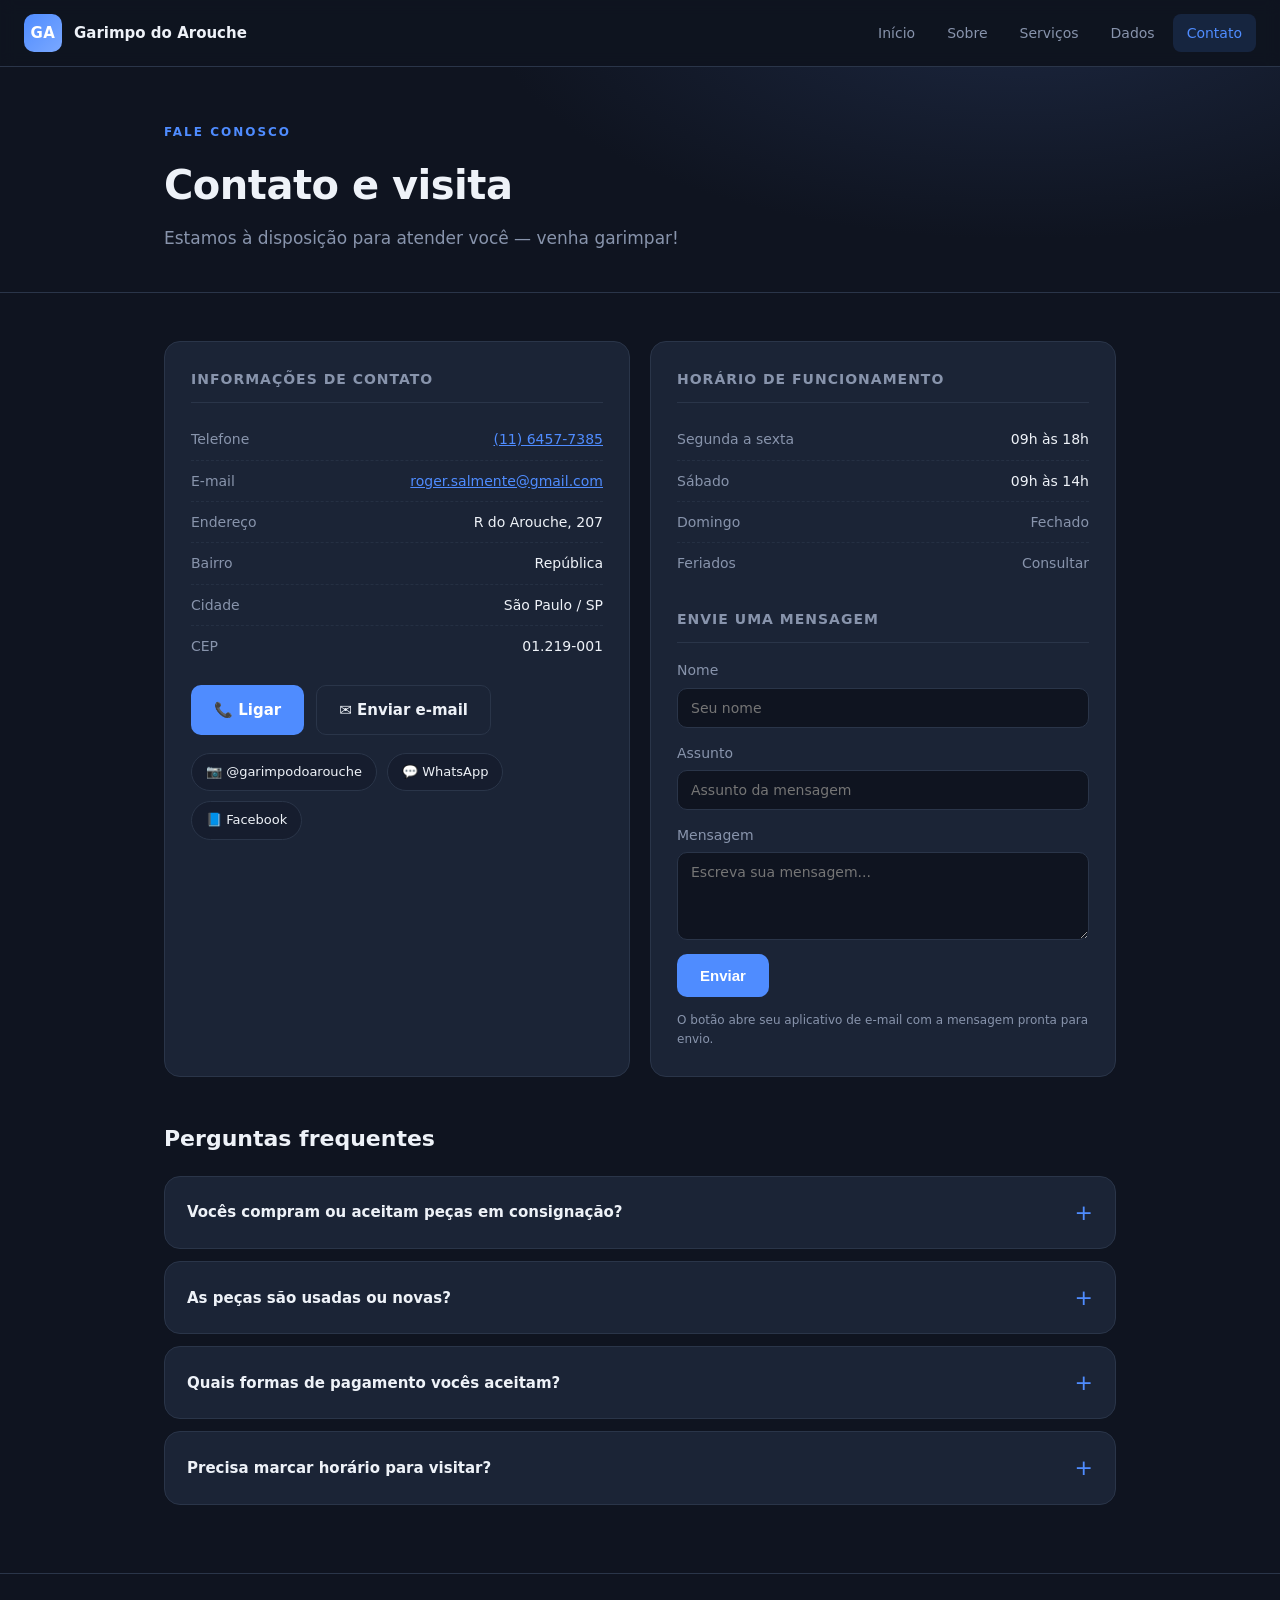
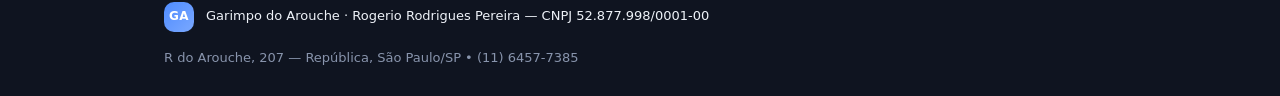
<file: public/contato.html>
<!DOCTYPE html>
<html lang="pt-BR">
<head>
  <meta charset="UTF-8" />
  <meta name="viewport" content="width=device-width, initial-scale=1.0" />
  <title>Contato — Garimpo do Arouche</title>
  <link rel="stylesheet" href="/style.css" />
</head>
<body>
  <header class="topbar">
    <a class="brand" href="index.html">
      <span class="brand-mark">GA</span>
      <span class="brand-name">Garimpo do Arouche</span>
    </a>
    <nav class="nav">
      <a href="index.html">Início</a>
      <a href="sobre.html">Sobre</a>
      <a href="servicos.html">Serviços</a>
      <a href="dados.html">Dados</a>
      <a href="contato.html" class="active">Contato</a>
    </nav>
  </header>

  <main>
    <section class="page-head">
      <div class="wrap">
        <p class="hero-eyebrow">Fale conosco</p>
        <h1>Contato e visita</h1>
        <p class="hero-sub">Estamos à disposição para atender você — venha garimpar!</p>
      </div>
    </section>

    <section class="wrap section">
      <div class="grid grid-2">
        <article class="card">
          <h2>Informações de contato</h2>
          <dl>
            <div class="row"><dt>Telefone</dt><dd><a href="tel:+551164577385">(11) 6457-7385</a></dd></div>
            <div class="row"><dt>E-mail</dt><dd><a href="mailto:roger.salmente@gmail.com">roger.salmente@gmail.com</a></dd></div>
            <div class="row"><dt>Endereço</dt><dd>R do Arouche, 207</dd></div>
            <div class="row"><dt>Bairro</dt><dd>República</dd></div>
            <div class="row"><dt>Cidade</dt><dd>São Paulo / SP</dd></div>
            <div class="row"><dt>CEP</dt><dd>01.219-001</dd></div>
          </dl>
          <div class="contact-buttons">
            <a href="tel:+551164577385" class="btn btn-primary">📞 Ligar</a>
            <a href="mailto:roger.salmente@gmail.com" class="btn btn-ghost">✉️ Enviar e-mail</a>
          </div>
          <div class="social">
            <a href="#" class="social-link">📷 @garimpodoarouche</a>
            <a href="#" class="social-link">💬 WhatsApp</a>
            <a href="#" class="social-link">📘 Facebook</a>
          </div>
        </article>

        <article class="card">
          <h2>Horário de funcionamento</h2>
          <dl>
            <div class="row"><dt>Segunda a sexta</dt><dd>09h às 18h</dd></div>
            <div class="row"><dt>Sábado</dt><dd>09h às 14h</dd></div>
            <div class="row"><dt>Domingo</dt><dd class="muted">Fechado</dd></div>
            <div class="row"><dt>Feriados</dt><dd class="muted">Consultar</dd></div>
          </dl>
          <h2 style="margin-top:24px">Envie uma mensagem</h2>
          <form class="form" onsubmit="return montarEmail(event)">
            <label>
              Nome
              <input type="text" id="nome" placeholder="Seu nome" required />
            </label>
            <label>
              Assunto
              <input type="text" id="assunto" placeholder="Assunto da mensagem" required />
            </label>
            <label>
              Mensagem
              <textarea id="mensagem" rows="4" placeholder="Escreva sua mensagem..." required></textarea>
            </label>
            <button type="submit" class="btn btn-primary">Enviar</button>
            <p class="form-note muted">
              O botão abre seu aplicativo de e-mail com a mensagem pronta para envio.
            </p>
          </form>
        </article>
      </div>

      <!-- FAQ -->
      <h2 class="section-title">Perguntas frequentes</h2>
      <div class="faq">
        <details class="card">
          <summary>Vocês compram ou aceitam peças em consignação?</summary>
          <p class="muted">Sim! Você pode deixar suas peças em bom estado para venda em consignação. Passe na loja ou fale conosco para combinar os detalhes.</p>
        </details>
        <details class="card">
          <summary>As peças são usadas ou novas?</summary>
          <p class="muted">Trabalhamos principalmente com artigos usados selecionados e revisados, mas volta e meia aparecem peças novas ou seminovas no acervo.</p>
        </details>
        <details class="card">
          <summary>Quais formas de pagamento vocês aceitam?</summary>
          <p class="muted">Aceitamos dinheiro, cartões de débito e crédito e Pix. Fale conosco para condições de parcelamento.</p>
        </details>
        <details class="card">
          <summary>Precisa marcar horário para visitar?</summary>
          <p class="muted">Não! É só passar dentro do nosso horário de funcionamento. Será um prazer receber você.</p>
        </details>
      </div>
    </section>
  </main>

  <footer class="foot">
    <div class="wrap foot-inner">
      <div>
        <span class="brand-mark small">GA</span>
        <p>Garimpo do Arouche · Rogerio Rodrigues Pereira — CNPJ 52.877.998/0001-00</p>
      </div>
      <p class="muted">R do Arouche, 207 — República, São Paulo/SP • (11) 6457-7385</p>
    </div>
  </footer>

  <script>
    function montarEmail(e) {
      e.preventDefault();
      var nome = document.getElementById("nome").value;
      var assunto = document.getElementById("assunto").value;
      var mensagem = document.getElementById("mensagem").value;
      var corpo = "Nome: " + nome + "%0D%0A%0D%0A" + encodeURIComponent(mensagem);
      window.location.href =
        "mailto:roger.salmente@gmail.com?subject=" +
        encodeURIComponent(assunto) +
        "&body=" + corpo;
      return false;
    }
  </script>
</body>
</html>
</file>
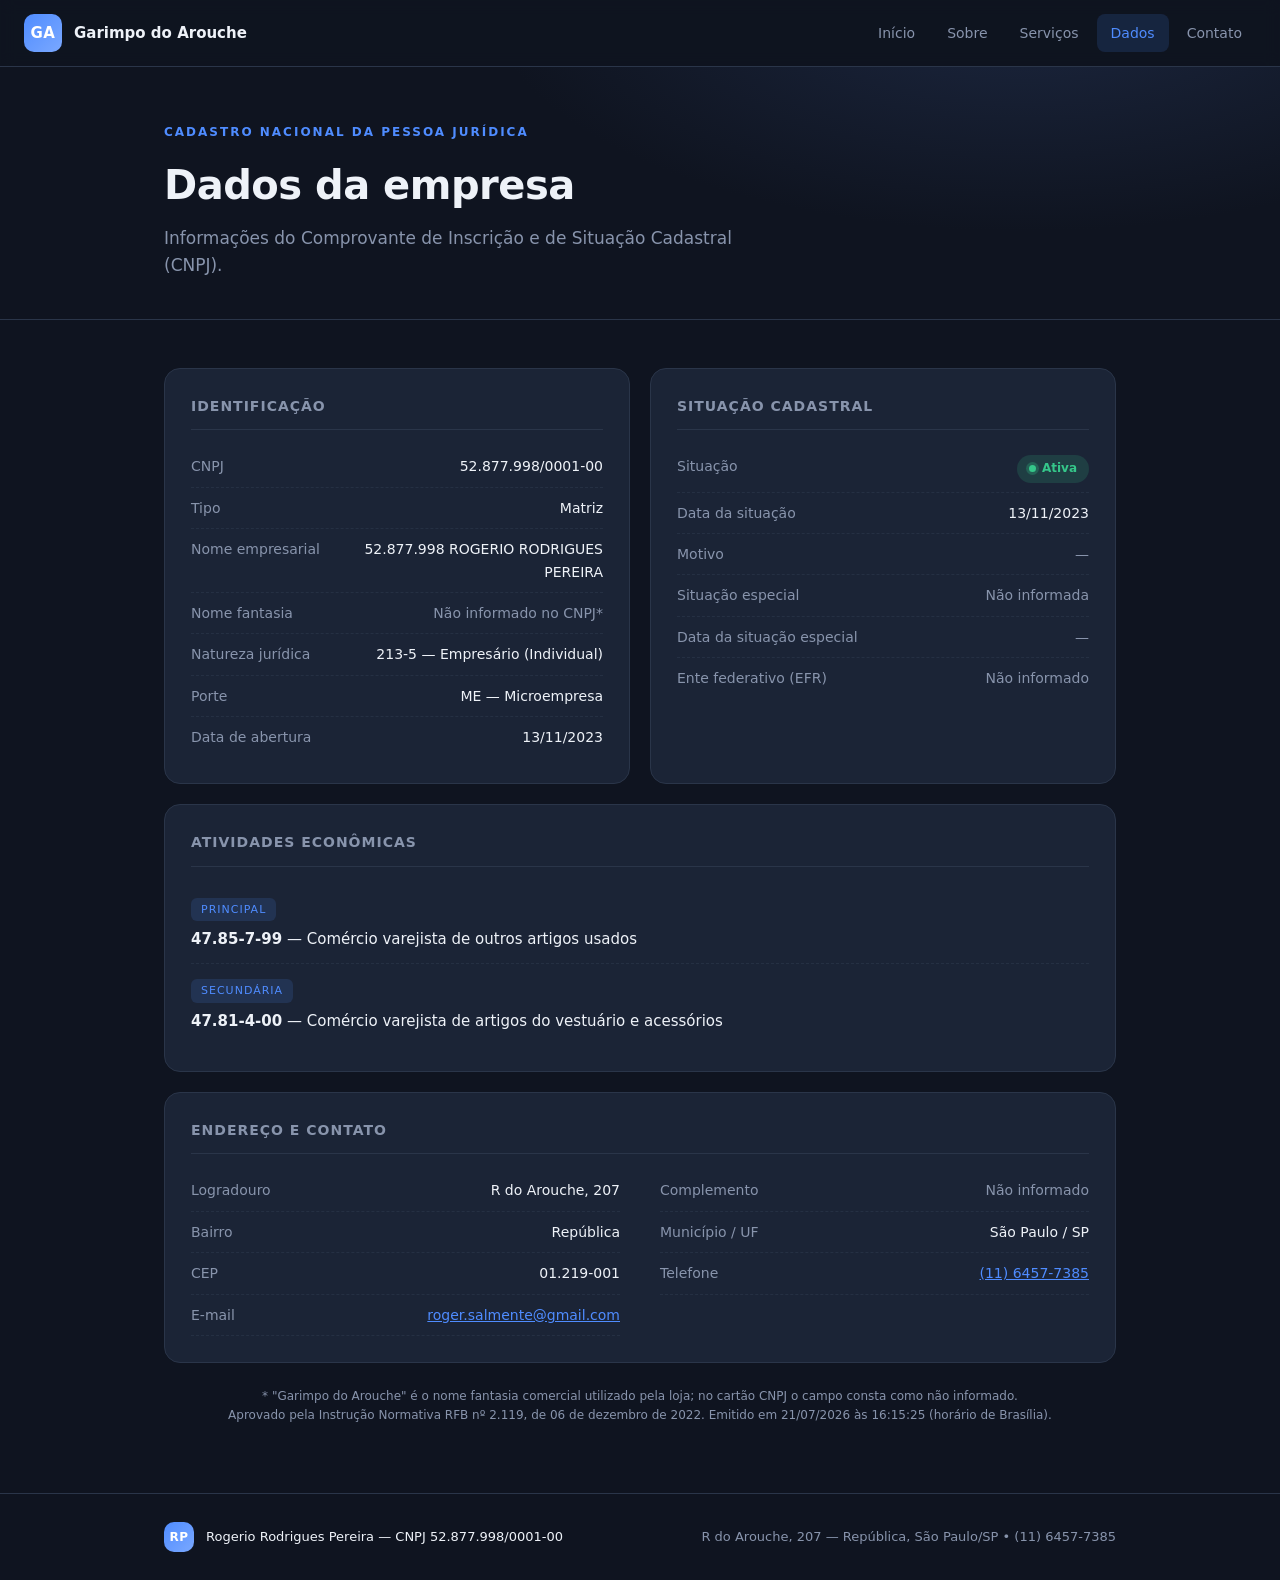
<file: public/dados.html>
<!DOCTYPE html>
<html lang="pt-BR">
<head>
  <meta charset="UTF-8" />
  <meta name="viewport" content="width=device-width, initial-scale=1.0" />
  <title>Dados — Garimpo do Arouche</title>
  <link rel="stylesheet" href="/style.css" />
</head>
<body>
  <header class="topbar">
    <a class="brand" href="index.html">
      <span class="brand-mark">GA</span>
      <span class="brand-name">Garimpo do Arouche</span>
    </a>
    <nav class="nav">
      <a href="index.html">Início</a>
      <a href="sobre.html">Sobre</a>
      <a href="servicos.html">Serviços</a>
      <a href="dados.html" class="active">Dados</a>
      <a href="contato.html">Contato</a>
    </nav>
  </header>

  <main>
    <section class="page-head">
      <div class="wrap">
        <p class="hero-eyebrow">Cadastro Nacional da Pessoa Jurídica</p>
        <h1>Dados da empresa</h1>
        <p class="hero-sub">
          Informações do Comprovante de Inscrição e de Situação Cadastral (CNPJ).
        </p>
      </div>
    </section>

    <section class="wrap section">
      <div class="grid grid-2">
        <article class="card">
          <h2>Identificação</h2>
          <dl>
            <div class="row"><dt>CNPJ</dt><dd>52.877.998/0001-00</dd></div>
            <div class="row"><dt>Tipo</dt><dd>Matriz</dd></div>
            <div class="row"><dt>Nome empresarial</dt><dd>52.877.998 ROGERIO RODRIGUES PEREIRA</dd></div>
            <div class="row"><dt>Nome fantasia</dt><dd class="muted">Não informado no CNPJ*</dd></div>
            <div class="row"><dt>Natureza jurídica</dt><dd>213-5 — Empresário (Individual)</dd></div>
            <div class="row"><dt>Porte</dt><dd>ME — Microempresa</dd></div>
            <div class="row"><dt>Data de abertura</dt><dd>13/11/2023</dd></div>
          </dl>
        </article>

        <article class="card">
          <h2>Situação cadastral</h2>
          <dl>
            <div class="row"><dt>Situação</dt><dd><span class="badge badge-active">Ativa</span></dd></div>
            <div class="row"><dt>Data da situação</dt><dd>13/11/2023</dd></div>
            <div class="row"><dt>Motivo</dt><dd class="muted">—</dd></div>
            <div class="row"><dt>Situação especial</dt><dd class="muted">Não informada</dd></div>
            <div class="row"><dt>Data da situação especial</dt><dd class="muted">—</dd></div>
            <div class="row"><dt>Ente federativo (EFR)</dt><dd class="muted">Não informado</dd></div>
          </dl>
        </article>

        <article class="card card-wide">
          <h2>Atividades econômicas</h2>
          <div class="activity">
            <span class="activity-label">Principal</span>
            <p><strong>47.85-7-99</strong> — Comércio varejista de outros artigos usados</p>
          </div>
          <div class="activity">
            <span class="activity-label">Secundária</span>
            <p><strong>47.81-4-00</strong> — Comércio varejista de artigos do vestuário e acessórios</p>
          </div>
        </article>

        <article class="card card-wide">
          <h2>Endereço e contato</h2>
          <div class="contact-grid">
            <div class="row"><dt>Logradouro</dt><dd>R do Arouche, 207</dd></div>
            <div class="row"><dt>Complemento</dt><dd class="muted">Não informado</dd></div>
            <div class="row"><dt>Bairro</dt><dd>República</dd></div>
            <div class="row"><dt>Município / UF</dt><dd>São Paulo / SP</dd></div>
            <div class="row"><dt>CEP</dt><dd>01.219-001</dd></div>
            <div class="row"><dt>Telefone</dt><dd><a href="tel:+551164577385">(11) 6457-7385</a></dd></div>
            <div class="row"><dt>E-mail</dt><dd><a href="mailto:roger.salmente@gmail.com">roger.salmente@gmail.com</a></dd></div>
          </div>
        </article>
      </div>

      <p class="disclaimer muted">
        * "Garimpo do Arouche" é o nome fantasia comercial utilizado pela loja; no
        cartão CNPJ o campo consta como não informado.<br />
        Aprovado pela Instrução Normativa RFB nº 2.119, de 06 de dezembro de 2022.
        Emitido em 21/07/2026 às 16:15:25 (horário de Brasília).
      </p>
    </section>
  </main>

  <footer class="foot">
    <div class="wrap foot-inner">
      <div>
        <span class="brand-mark small">RP</span>
        <p>Rogerio Rodrigues Pereira — CNPJ 52.877.998/0001-00</p>
      </div>
      <p class="muted">R do Arouche, 207 — República, São Paulo/SP • (11) 6457-7385</p>
    </div>
  </footer>
</body>
</html>
</file>
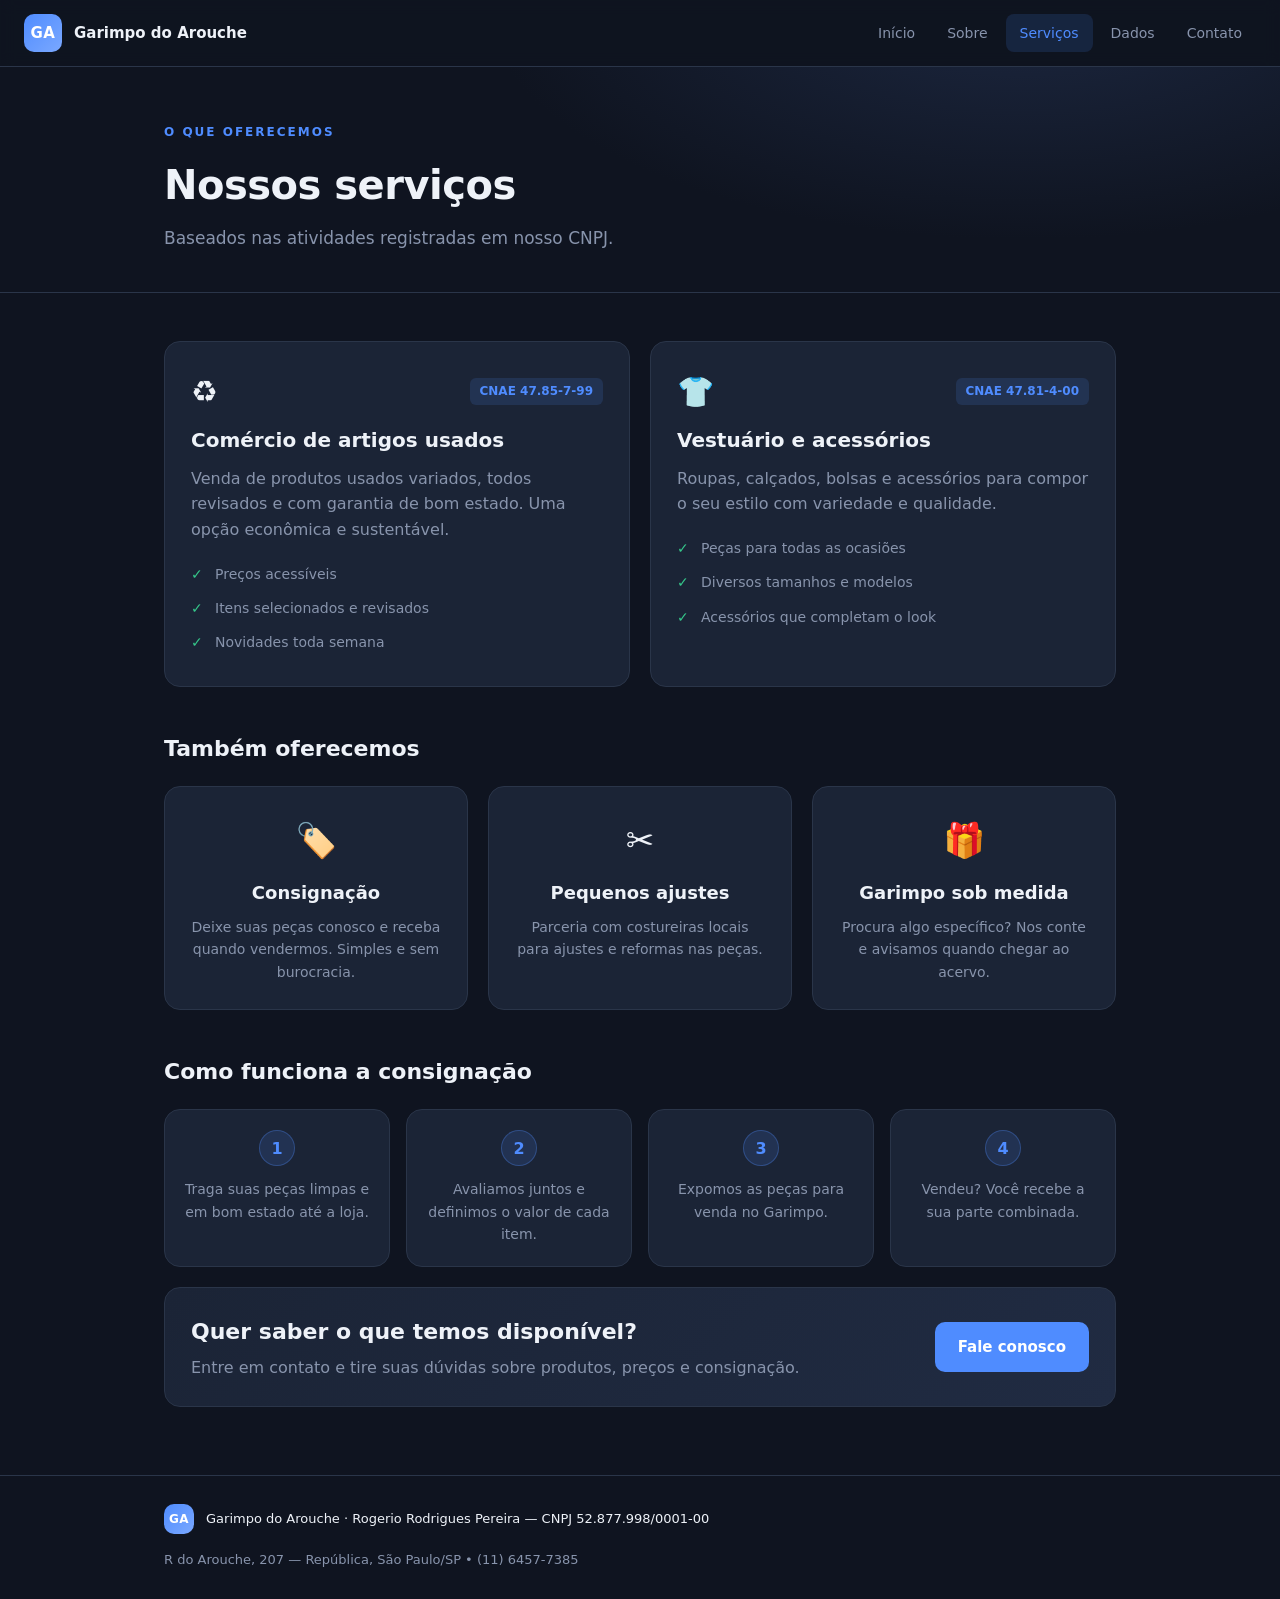
<file: public/servicos.html>
<!DOCTYPE html>
<html lang="pt-BR">
<head>
  <meta charset="UTF-8" />
  <meta name="viewport" content="width=device-width, initial-scale=1.0" />
  <title>Serviços — Garimpo do Arouche</title>
  <link rel="stylesheet" href="/style.css" />
</head>
<body>
  <header class="topbar">
    <a class="brand" href="index.html">
      <span class="brand-mark">GA</span>
      <span class="brand-name">Garimpo do Arouche</span>
    </a>
    <nav class="nav">
      <a href="index.html">Início</a>
      <a href="sobre.html">Sobre</a>
      <a href="servicos.html" class="active">Serviços</a>
      <a href="dados.html">Dados</a>
      <a href="contato.html">Contato</a>
    </nav>
  </header>

  <main>
    <section class="page-head">
      <div class="wrap">
        <p class="hero-eyebrow">O que oferecemos</p>
        <h1>Nossos serviços</h1>
        <p class="hero-sub">Baseados nas atividades registradas em nosso CNPJ.</p>
      </div>
    </section>

    <section class="wrap section">
      <div class="grid grid-2">
        <article class="card service">
          <div class="service-head">
            <span class="feature-icon">♻️</span>
            <span class="cnae">CNAE 47.85-7-99</span>
          </div>
          <h3>Comércio de artigos usados</h3>
          <p class="muted">
            Venda de produtos usados variados, todos revisados e com garantia de
            bom estado. Uma opção econômica e sustentável.
          </p>
          <ul class="list">
            <li>Preços acessíveis</li>
            <li>Itens selecionados e revisados</li>
            <li>Novidades toda semana</li>
          </ul>
        </article>

        <article class="card service">
          <div class="service-head">
            <span class="feature-icon">👕</span>
            <span class="cnae">CNAE 47.81-4-00</span>
          </div>
          <h3>Vestuário e acessórios</h3>
          <p class="muted">
            Roupas, calçados, bolsas e acessórios para compor o seu estilo com
            variedade e qualidade.
          </p>
          <ul class="list">
            <li>Peças para todas as ocasiões</li>
            <li>Diversos tamanhos e modelos</li>
            <li>Acessórios que completam o look</li>
          </ul>
        </article>
      </div>

      <!-- SERVIÇOS EXTRAS -->
      <h2 class="section-title">Também oferecemos</h2>
      <div class="grid grid-3">
        <article class="card feature">
          <span class="feature-icon">🏷️</span>
          <h3>Consignação</h3>
          <p>Deixe suas peças conosco e receba quando vendermos. Simples e sem burocracia.</p>
        </article>
        <article class="card feature">
          <span class="feature-icon">✂️</span>
          <h3>Pequenos ajustes</h3>
          <p>Parceria com costureiras locais para ajustes e reformas nas peças.</p>
        </article>
        <article class="card feature">
          <span class="feature-icon">🎁</span>
          <h3>Garimpo sob medida</h3>
          <p>Procura algo específico? Nos conte e avisamos quando chegar ao acervo.</p>
        </article>
      </div>

      <!-- COMO FUNCIONA -->
      <h2 class="section-title">Como funciona a consignação</h2>
      <div class="steps">
        <div class="step"><span class="step-num">1</span><p>Traga suas peças limpas e em bom estado até a loja.</p></div>
        <div class="step"><span class="step-num">2</span><p>Avaliamos juntos e definimos o valor de cada item.</p></div>
        <div class="step"><span class="step-num">3</span><p>Expomos as peças para venda no Garimpo.</p></div>
        <div class="step"><span class="step-num">4</span><p>Vendeu? Você recebe a sua parte combinada.</p></div>
      </div>

      <div class="card card-cta">
        <div>
          <h2>Quer saber o que temos disponível?</h2>
          <p class="muted">Entre em contato e tire suas dúvidas sobre produtos, preços e consignação.</p>
        </div>
        <a href="contato.html" class="btn btn-primary">Fale conosco</a>
      </div>
    </section>
  </main>

  <footer class="foot">
    <div class="wrap foot-inner">
      <div>
        <span class="brand-mark small">GA</span>
        <p>Garimpo do Arouche · Rogerio Rodrigues Pereira — CNPJ 52.877.998/0001-00</p>
      </div>
      <p class="muted">R do Arouche, 207 — República, São Paulo/SP • (11) 6457-7385</p>
    </div>
  </footer>
</body>
</html>
</file>
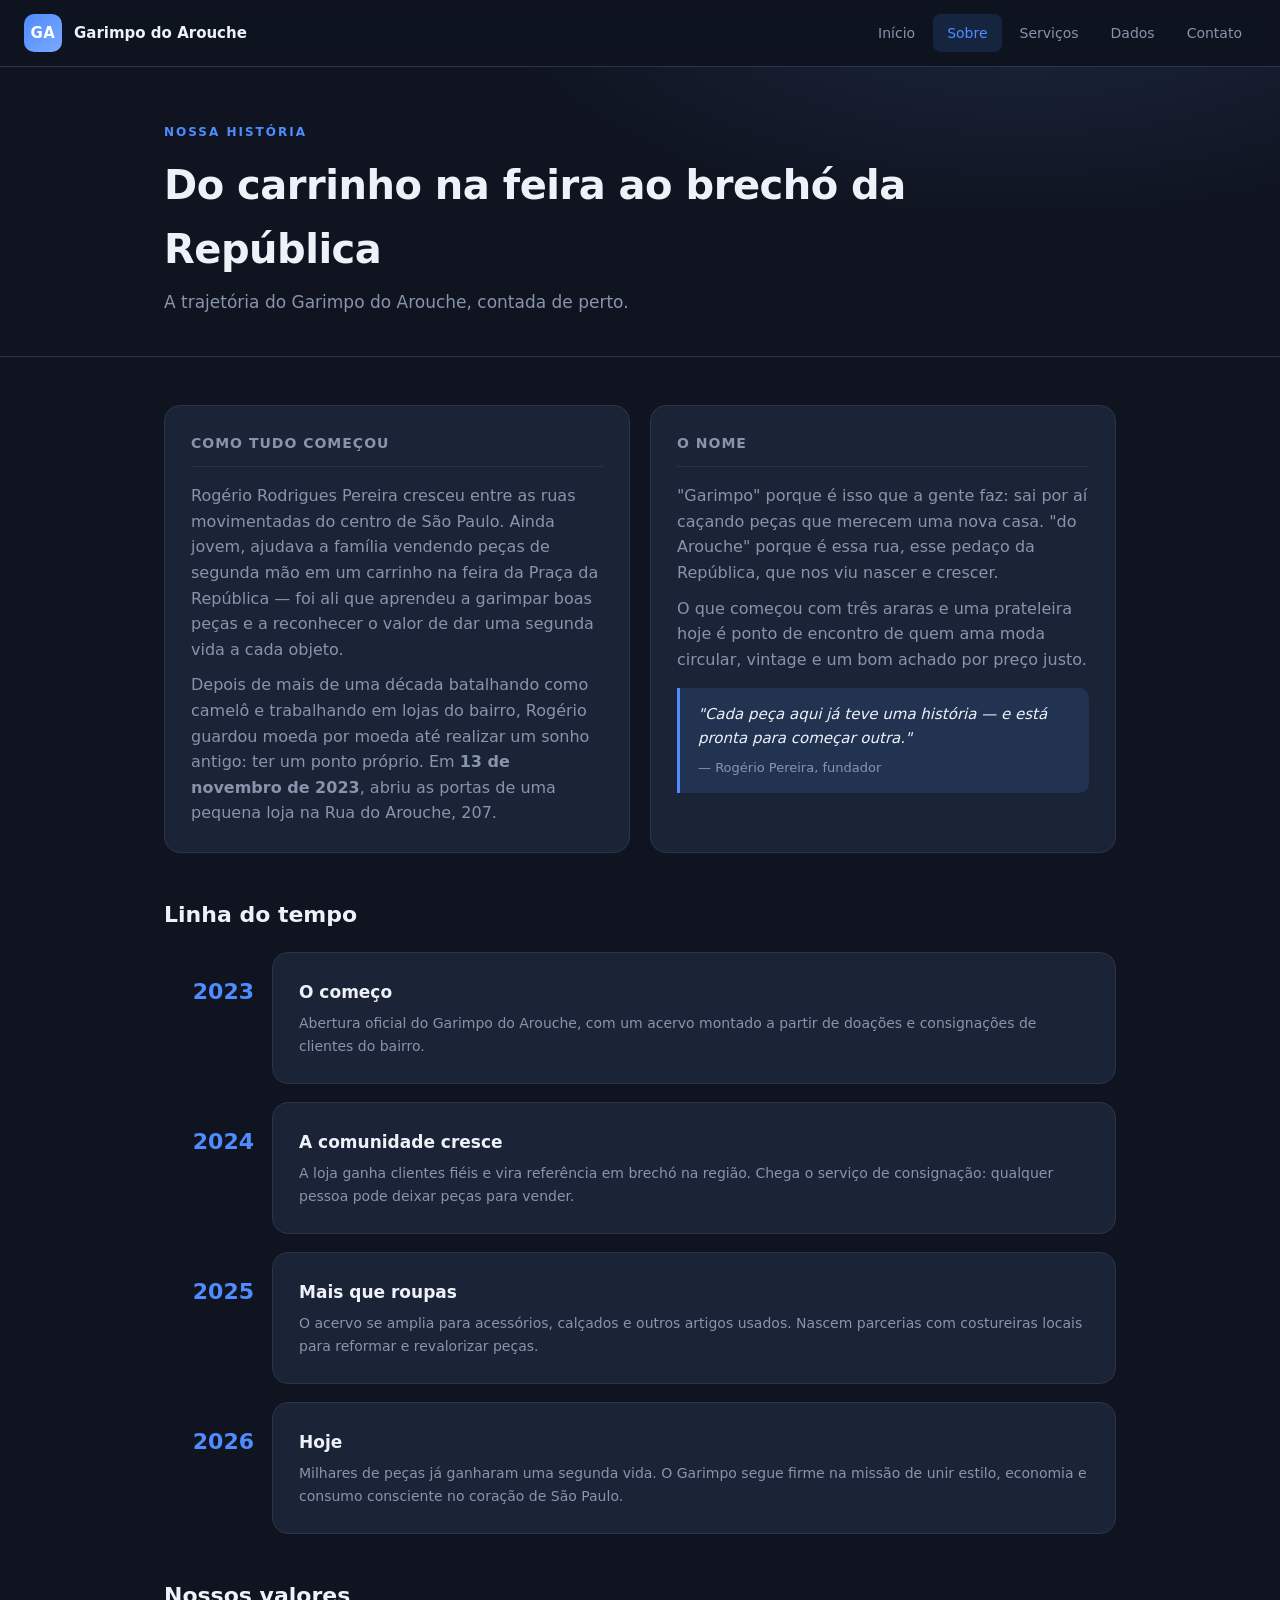
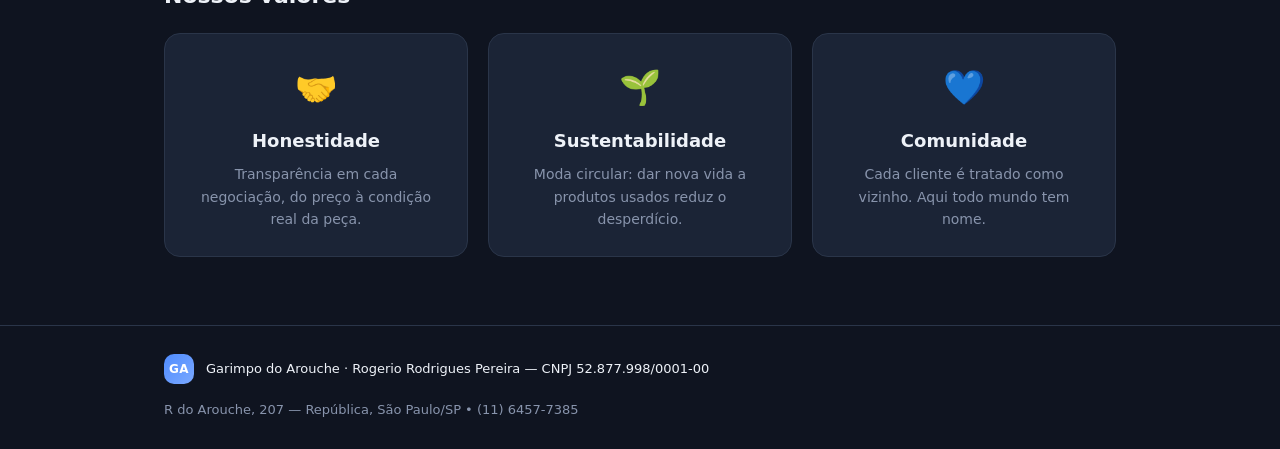
<file: public/sobre.html>
<!DOCTYPE html>
<html lang="pt-BR">
<head>
  <meta charset="UTF-8" />
  <meta name="viewport" content="width=device-width, initial-scale=1.0" />
  <title>Sobre — Garimpo do Arouche</title>
  <link rel="stylesheet" href="/style.css" />
</head>
<body>
  <header class="topbar">
    <a class="brand" href="index.html">
      <span class="brand-mark">GA</span>
      <span class="brand-name">Garimpo do Arouche</span>
    </a>
    <nav class="nav">
      <a href="index.html">Início</a>
      <a href="sobre.html" class="active">Sobre</a>
      <a href="servicos.html">Serviços</a>
      <a href="dados.html">Dados</a>
      <a href="contato.html">Contato</a>
    </nav>
  </header>

  <main>
    <section class="page-head">
      <div class="wrap">
        <p class="hero-eyebrow">Nossa história</p>
        <h1>Do carrinho na feira ao brechó da República</h1>
        <p class="hero-sub">A trajetória do Garimpo do Arouche, contada de perto.</p>
      </div>
    </section>

    <section class="wrap section">
      <!-- HISTÓRIA -->
      <div class="grid grid-2">
        <article class="card">
          <h2>Como tudo começou</h2>
          <p class="muted">
            Rogério Rodrigues Pereira cresceu entre as ruas movimentadas do centro
            de São Paulo. Ainda jovem, ajudava a família vendendo peças de segunda
            mão em um carrinho na feira da Praça da República — foi ali que aprendeu
            a garimpar boas peças e a reconhecer o valor de dar uma segunda vida a
            cada objeto.
          </p>
          <p class="muted">
            Depois de mais de uma década batalhando como camelô e trabalhando em
            lojas do bairro, Rogério guardou moeda por moeda até realizar um sonho
            antigo: ter um ponto próprio. Em <strong>13 de novembro de 2023</strong>,
            abriu as portas de uma pequena loja na Rua do Arouche, 207.
          </p>
        </article>

        <article class="card">
          <h2>O nome</h2>
          <p class="muted">
            "Garimpo" porque é isso que a gente faz: sai por aí caçando peças que
            merecem uma nova casa. "do Arouche" porque é essa rua, esse pedaço da
            República, que nos viu nascer e crescer.
          </p>
          <p class="muted">
            O que começou com três araras e uma prateleira hoje é ponto de encontro
            de quem ama moda circular, vintage e um bom achado por preço justo.
          </p>
          <blockquote class="quote">
            "Cada peça aqui já teve uma história — e está pronta para começar outra."
            <cite>— Rogério Pereira, fundador</cite>
          </blockquote>
        </article>
      </div>

      <!-- LINHA DO TEMPO -->
      <h2 class="section-title">Linha do tempo</h2>
      <div class="timeline">
        <div class="tl-item">
          <span class="tl-year">2023</span>
          <div class="card">
            <h3>O começo</h3>
            <p class="muted">Abertura oficial do Garimpo do Arouche, com um acervo montado a partir de doações e consignações de clientes do bairro.</p>
          </div>
        </div>
        <div class="tl-item">
          <span class="tl-year">2024</span>
          <div class="card">
            <h3>A comunidade cresce</h3>
            <p class="muted">A loja ganha clientes fiéis e vira referência em brechó na região. Chega o serviço de consignação: qualquer pessoa pode deixar peças para vender.</p>
          </div>
        </div>
        <div class="tl-item">
          <span class="tl-year">2025</span>
          <div class="card">
            <h3>Mais que roupas</h3>
            <p class="muted">O acervo se amplia para acessórios, calçados e outros artigos usados. Nascem parcerias com costureiras locais para reformar e revalorizar peças.</p>
          </div>
        </div>
        <div class="tl-item">
          <span class="tl-year">2026</span>
          <div class="card">
            <h3>Hoje</h3>
            <p class="muted">Milhares de peças já ganharam uma segunda vida. O Garimpo segue firme na missão de unir estilo, economia e consumo consciente no coração de São Paulo.</p>
          </div>
        </div>
      </div>

      <!-- VALORES -->
      <h2 class="section-title">Nossos valores</h2>
      <div class="grid grid-3">
        <article class="card feature">
          <span class="feature-icon">🤝</span>
          <h3>Honestidade</h3>
          <p>Transparência em cada negociação, do preço à condição real da peça.</p>
        </article>
        <article class="card feature">
          <span class="feature-icon">🌱</span>
          <h3>Sustentabilidade</h3>
          <p>Moda circular: dar nova vida a produtos usados reduz o desperdício.</p>
        </article>
        <article class="card feature">
          <span class="feature-icon">💙</span>
          <h3>Comunidade</h3>
          <p>Cada cliente é tratado como vizinho. Aqui todo mundo tem nome.</p>
        </article>
      </div>
    </section>
  </main>

  <footer class="foot">
    <div class="wrap foot-inner">
      <div>
        <span class="brand-mark small">GA</span>
        <p>Garimpo do Arouche · Rogerio Rodrigues Pereira — CNPJ 52.877.998/0001-00</p>
      </div>
      <p class="muted">R do Arouche, 207 — República, São Paulo/SP • (11) 6457-7385</p>
    </div>
  </footer>
</body>
</html>
</file>
<file: style.css>
:root {
  --bg: #0f1420;
  --bg-soft: #161d2e;
  --card: #1b2436;
  --line: #2a3549;
  --text: #eef2f8;
  --muted: #8894ac;
  --accent: #4f8cff;
  --accent-soft: rgba(79, 140, 255, 0.14);
  --green: #35c78a;
  --green-soft: rgba(53, 199, 138, 0.16);
  --radius: 16px;
}

* { margin: 0; padding: 0; box-sizing: border-box; }

body {
  font-family: "Segoe UI", system-ui, -apple-system, Roboto, sans-serif;
  background: var(--bg);
  color: var(--text);
  min-height: 100vh;
  line-height: 1.6;
}

.wrap { max-width: 1000px; margin: 0 auto; padding: 0 24px; }

/* ---------- Topbar / Nav ---------- */
.topbar {
  display: flex;
  align-items: center;
  justify-content: space-between;
  gap: 16px;
  padding: 14px 24px;
  border-bottom: 1px solid var(--line);
  background: rgba(15, 20, 32, 0.85);
  backdrop-filter: blur(8px);
  position: sticky;
  top: 0;
  z-index: 20;
  flex-wrap: wrap;
}

.brand { display: flex; align-items: center; gap: 12px; text-decoration: none; color: var(--text); }

.brand-mark {
  display: grid;
  place-items: center;
  width: 38px;
  height: 38px;
  border-radius: 10px;
  background: linear-gradient(135deg, var(--accent), #7aa8ff);
  color: #fff;
  font-weight: 700;
  font-size: 15px;
  letter-spacing: 0.5px;
}
.brand-mark.small { width: 30px; height: 30px; font-size: 12px; }
.brand-name { font-weight: 600; font-size: 15px; }

.nav { display: flex; gap: 4px; flex-wrap: wrap; }
.nav a {
  color: var(--muted);
  text-decoration: none;
  font-size: 14px;
  font-weight: 500;
  padding: 8px 14px;
  border-radius: 8px;
  transition: color 0.2s, background 0.2s;
}
.nav a:hover { color: var(--text); background: var(--bg-soft); }
.nav a.active { color: var(--accent); background: var(--accent-soft); }

/* ---------- Hero ---------- */
.hero {
  background: radial-gradient(1200px 600px at 80% -20%, #1c2740 0%, var(--bg) 55%);
  padding: 80px 0 70px;
  text-align: center;
}
.hero-eyebrow {
  text-transform: uppercase;
  letter-spacing: 2px;
  font-size: 12px;
  color: var(--accent);
  font-weight: 600;
}
.hero h1 {
  font-size: clamp(30px, 5.5vw, 48px);
  margin: 14px auto 14px;
  letter-spacing: -0.5px;
  max-width: 720px;
}
.hero-sub { color: var(--muted); font-size: 17px; max-width: 620px; margin: 0 auto; }

.hero-actions { display: flex; gap: 12px; justify-content: center; margin-top: 28px; flex-wrap: wrap; }

.hero-tags { display: flex; flex-wrap: wrap; gap: 10px; justify-content: center; margin-top: 34px; }
.tag {
  background: var(--accent-soft);
  color: #bcd2ff;
  border: 1px solid rgba(79, 140, 255, 0.3);
  padding: 6px 14px;
  border-radius: 999px;
  font-size: 13px;
  font-weight: 500;
}

/* ---------- Page head (inner pages) ---------- */
.page-head {
  background: radial-gradient(900px 400px at 80% -30%, #1c2740 0%, var(--bg) 60%);
  padding: 56px 0 40px;
  border-bottom: 1px solid var(--line);
}
.page-head h1 { font-size: clamp(28px, 4.5vw, 40px); margin: 10px 0 8px; letter-spacing: -0.5px; }
.page-head .hero-sub { margin: 0; }

/* ---------- Sections ---------- */
.section { padding: 48px 24px; }
.section-title { margin: 44px 0 20px; font-size: 22px; }

/* ---------- Buttons ---------- */
.btn {
  display: inline-flex;
  align-items: center;
  gap: 8px;
  padding: 12px 22px;
  border-radius: 10px;
  font-size: 15px;
  font-weight: 600;
  text-decoration: none;
  cursor: pointer;
  border: 1px solid transparent;
  transition: transform 0.15s, background 0.2s, border-color 0.2s;
}
.btn:hover { transform: translateY(-2px); }
.btn-primary { background: var(--accent); color: #fff; }
.btn-primary:hover { background: #6aa0ff; }
.btn-ghost { background: transparent; color: var(--text); border-color: var(--line); }
.btn-ghost:hover { border-color: var(--accent); }

/* ---------- Grid & Cards ---------- */
.grid { display: grid; gap: 20px; }
.grid-2 { grid-template-columns: 1fr 1fr; }
.grid-3 { grid-template-columns: repeat(3, 1fr); }

.card {
  background: var(--card);
  border: 1px solid var(--line);
  border-radius: var(--radius);
  padding: 26px;
  transition: border-color 0.2s, transform 0.2s;
}
.card:hover { border-color: rgba(79, 140, 255, 0.4); transform: translateY(-2px); }
.card-wide { grid-column: 1 / -1; }

.card h2 {
  font-size: 14px;
  text-transform: uppercase;
  letter-spacing: 1px;
  color: var(--muted);
  margin-bottom: 16px;
  padding-bottom: 12px;
  border-bottom: 1px solid var(--line);
}
.card p { margin-bottom: 10px; }
.card p:last-child { margin-bottom: 0; }

/* Feature cards */
.feature { text-align: center; }
.feature-icon { font-size: 34px; display: block; margin-bottom: 12px; }
.feature h3 { font-size: 18px; margin-bottom: 8px; }
.feature p { color: var(--muted); font-size: 14px; }

/* Service cards */
.service-head { display: flex; align-items: center; justify-content: space-between; margin-bottom: 8px; }
.service-head .feature-icon { margin: 0; font-size: 30px; }
.cnae {
  font-size: 12px;
  color: var(--accent);
  background: var(--accent-soft);
  padding: 4px 10px;
  border-radius: 6px;
  font-weight: 600;
}
.service h3 { font-size: 20px; margin-bottom: 10px; }
.list { list-style: none; margin-top: 14px; }
.list li { padding: 6px 0 6px 24px; position: relative; color: var(--muted); font-size: 14px; }
.list li::before { content: "✓"; position: absolute; left: 0; color: var(--green); font-weight: 700; }

/* CTA card */
.card-cta {
  display: flex;
  align-items: center;
  justify-content: space-between;
  gap: 24px;
  margin-top: 20px;
  background: linear-gradient(135deg, #1b2436, #202b42);
  flex-wrap: wrap;
}
.card-cta h2 { border: none; padding: 0; margin-bottom: 6px; color: var(--text); text-transform: none; letter-spacing: 0; font-size: 22px; }
.card-cta p { margin: 0; }

/* ---------- Data rows ---------- */
dl { display: flex; flex-direction: column; }
.row {
  display: flex;
  justify-content: space-between;
  gap: 16px;
  padding: 9px 0;
  border-bottom: 1px dashed rgba(42, 53, 73, 0.7);
}
.row:last-child { border-bottom: none; }
dt { color: var(--muted); font-size: 14px; flex-shrink: 0; }
dd { text-align: right; font-size: 14px; font-weight: 500; }
.muted { color: var(--muted); font-weight: 400; }
a { color: var(--accent); }
a:hover { text-decoration: underline; }

.contact-grid { display: grid; grid-template-columns: 1fr 1fr; gap: 0 40px; }
.contact-grid .row { border-bottom: 1px dashed rgba(42, 53, 73, 0.7); }

/* Activities */
.activity { padding: 12px 0; border-bottom: 1px dashed rgba(42, 53, 73, 0.7); }
.activity:last-child { border-bottom: none; }
.activity-label {
  display: inline-block;
  font-size: 11px;
  text-transform: uppercase;
  letter-spacing: 1px;
  color: var(--accent);
  background: var(--accent-soft);
  padding: 3px 10px;
  border-radius: 6px;
  margin-bottom: 6px;
}
.activity p { font-size: 15px; }

.disclaimer { margin-top: 24px; font-size: 12px; text-align: center; }

/* ---------- Badge ---------- */
.badge { display: inline-flex; align-items: center; gap: 6px; padding: 4px 12px; border-radius: 999px; font-size: 12px; font-weight: 600; }
.badge-active { background: var(--green-soft); color: var(--green); }
.badge-active::before {
  content: "";
  width: 7px; height: 7px;
  border-radius: 50%;
  background: var(--green);
  box-shadow: 0 0 0 3px rgba(53, 199, 138, 0.25);
}

/* ---------- Form ---------- */
.form { display: flex; flex-direction: column; gap: 14px; }
.form label { display: flex; flex-direction: column; gap: 6px; font-size: 14px; color: var(--muted); }
.form input, .form textarea {
  background: var(--bg);
  border: 1px solid var(--line);
  border-radius: 10px;
  padding: 11px 13px;
  color: var(--text);
  font-family: inherit;
  font-size: 14px;
  resize: vertical;
}
.form input:focus, .form textarea:focus { outline: none; border-color: var(--accent); }
.form .btn { align-self: flex-start; }
.form-note { font-size: 12px; }

.contact-buttons { display: flex; gap: 12px; margin-top: 18px; flex-wrap: wrap; }

/* ---------- Footer ---------- */
.foot { border-top: 1px solid var(--line); padding: 28px 0; margin-top: 20px; }
.foot-inner { display: flex; align-items: center; justify-content: space-between; gap: 16px; flex-wrap: wrap; }
.foot-inner > div { display: flex; align-items: center; gap: 12px; }
.foot-inner p { font-size: 13px; }

/* ---------- Stats / Números ---------- */
.stats {
  display: grid;
  grid-template-columns: repeat(4, 1fr);
  gap: 16px;
  text-align: center;
}
.stat {
  background: var(--card);
  border: 1px solid var(--line);
  border-radius: var(--radius);
  padding: 22px 14px;
}
.stat-num { display: block; font-size: 30px; font-weight: 700; color: var(--accent); letter-spacing: -1px; }
.stat-label { display: block; font-size: 13px; color: var(--muted); margin-top: 4px; }

/* ---------- Quote ---------- */
.quote {
  margin-top: 16px;
  padding: 14px 18px;
  border-left: 3px solid var(--accent);
  background: var(--accent-soft);
  border-radius: 0 10px 10px 0;
  font-style: italic;
  font-size: 15px;
}
.quote cite { display: block; margin-top: 8px; font-style: normal; font-size: 13px; color: var(--muted); }

/* ---------- Timeline ---------- */
.timeline { display: flex; flex-direction: column; gap: 18px; position: relative; }
.tl-item { display: grid; grid-template-columns: 90px 1fr; gap: 18px; align-items: start; }
.tl-year {
  font-size: 22px;
  font-weight: 700;
  color: var(--accent);
  text-align: right;
  padding-top: 22px;
  position: relative;
}
.tl-item .card { flex: 1; }
.tl-item h3 { font-size: 17px; margin-bottom: 6px; }
.tl-item p { color: var(--muted); font-size: 14px; }

/* ---------- Testimonials ---------- */
.testimonial p { font-size: 15px; font-style: italic; }
.testimonial .author { display: flex; align-items: center; gap: 12px; margin-top: 16px; }
.avatar {
  display: grid;
  place-items: center;
  width: 40px; height: 40px;
  border-radius: 50%;
  background: linear-gradient(135deg, var(--accent), #7aa8ff);
  color: #fff; font-weight: 700;
}
.author strong { display: block; font-size: 14px; }
.author .muted { font-size: 12px; }

/* ---------- Steps ---------- */
.steps { display: grid; grid-template-columns: repeat(4, 1fr); gap: 16px; }
.step {
  background: var(--card);
  border: 1px solid var(--line);
  border-radius: var(--radius);
  padding: 20px;
  text-align: center;
}
.step-num {
  display: grid; place-items: center;
  width: 36px; height: 36px;
  margin: 0 auto 12px;
  border-radius: 50%;
  background: var(--accent-soft);
  color: var(--accent);
  font-weight: 700;
  border: 1px solid rgba(79,140,255,0.3);
}
.step p { font-size: 14px; color: var(--muted); }

/* ---------- Social ---------- */
.social { display: flex; flex-wrap: wrap; gap: 10px; margin-top: 18px; }
.social-link {
  font-size: 13px;
  color: var(--text);
  text-decoration: none;
  background: var(--bg-soft);
  border: 1px solid var(--line);
  padding: 8px 14px;
  border-radius: 999px;
  transition: border-color 0.2s;
}
.social-link:hover { border-color: var(--accent); text-decoration: none; }

/* ---------- FAQ ---------- */
.faq { display: flex; flex-direction: column; gap: 12px; }
.faq details { padding: 0; overflow: hidden; }
.faq summary {
  cursor: pointer;
  padding: 18px 22px;
  font-weight: 600;
  font-size: 15px;
  list-style: none;
  display: flex;
  justify-content: space-between;
  align-items: center;
}
.faq summary::-webkit-details-marker { display: none; }
.faq summary::after { content: "+"; color: var(--accent); font-size: 22px; font-weight: 400; }
.faq details[open] summary::after { content: "−"; }
.faq details p { padding: 0 22px 18px; margin: 0; font-size: 14px; }

/* ---------- Responsive ---------- */
@media (max-width: 780px) {
  .grid-2, .grid-3 { grid-template-columns: 1fr; }
  .contact-grid { grid-template-columns: 1fr; }
  .stats { grid-template-columns: repeat(2, 1fr); }
  .steps { grid-template-columns: repeat(2, 1fr); }
}
@media (max-width: 560px) {
  .brand-name { display: none; }
  .row { flex-direction: column; gap: 2px; }
  dd { text-align: left; }
  .card-cta { flex-direction: column; align-items: flex-start; }
  .tl-item { grid-template-columns: 60px 1fr; gap: 12px; }
  .tl-year { font-size: 17px; padding-top: 20px; }
}
</file>
